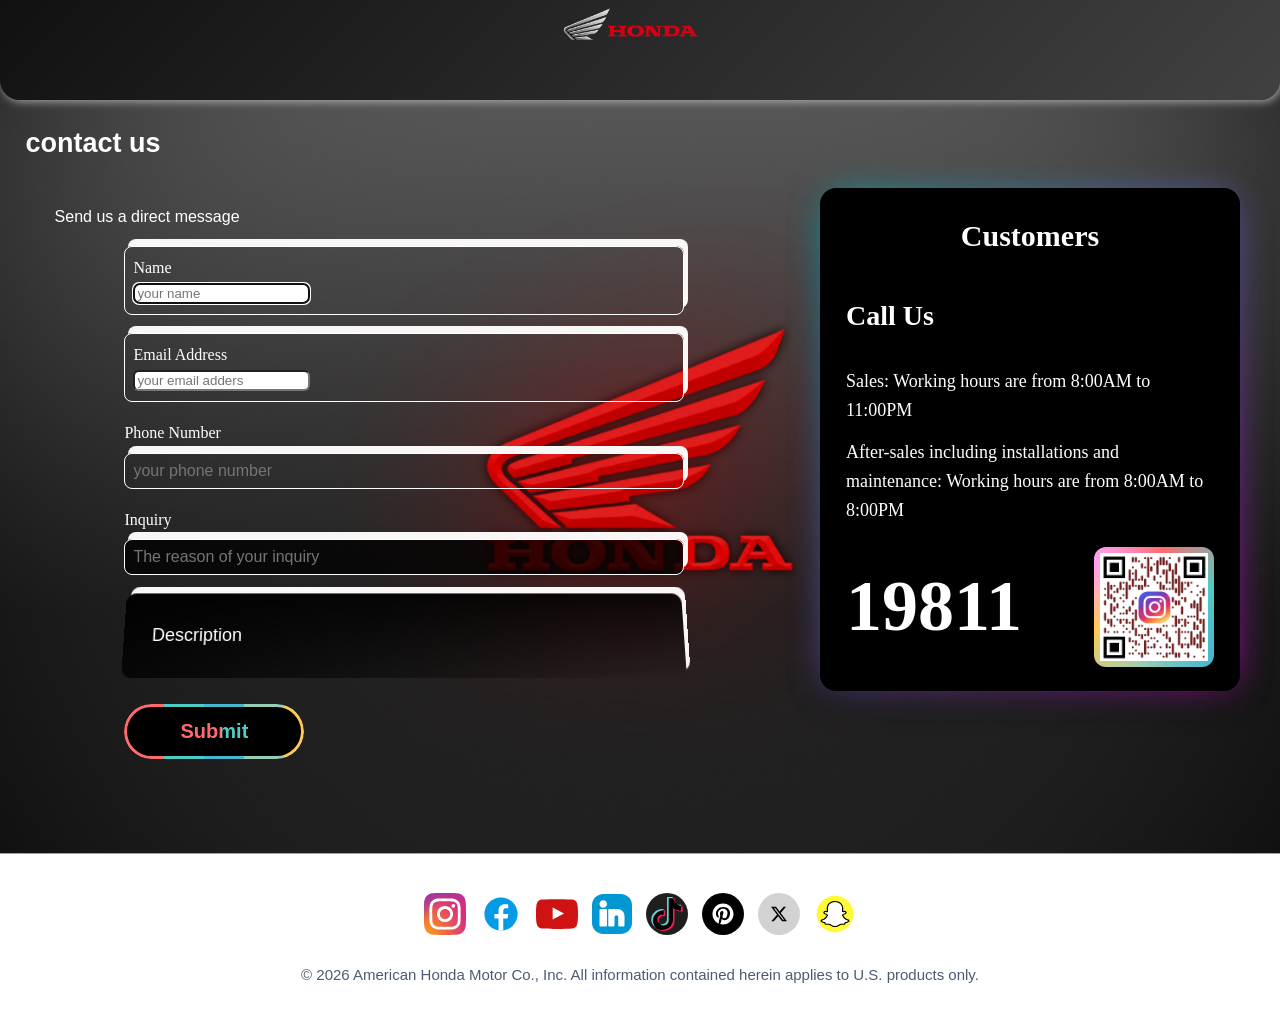
<file: contract.html>
<!DOCTYPE html>
<html lang="en">

<head>
    <meta charset="UTF-8">
    <meta name="viewport" content="width=device-width, initial-scale=1.0">
    <link rel="stylesheet" href="contrat/contract.css">
    <title>Document</title>
</head>

<body>
    <section>
        <div class="-test">
            <img src="contrat/Honda logo on black background.png" alt="honda" class="header-img">
        </div>
    </section>
    <section>
        <div class="tit">
            <h2>contact us</h2>
        </div>
    </section>
    <section class="contact-layout">
        <div class="contact-form-panel">
            <p class="p1">Send us a direct message</p>
            <section class="form-1">
                <form>
                    <div class="text-input">
                        <label for="name">Name</label>
                        <div class="text-input-control">
                            <input id="name" name="name" placeholder="your name" autofocus="autofocus" type="text"
                                required class="Name-b">
                        </div>
                    </div>

                    <div class="text-input-1">
                        <label for="email">Email Address</label>
                        <div class="text-input-control-1">
                            <input id="email" name="email" placeholder="your email adders" required type="email"
                                class="email-b">
                        </div>

                    </div>
                    <div class="form-control">
                        <label class="num-1">Phone Number</label>
                        <input class="input input-alt" placeholder="your phone number" required="" type="text">
                        <span class="input-border input-border-alt"></span>
                    </div>
                    <div class="form-control">
                        <label class="num-2">Inquiry </label>
                        <input class="input input-alt-2" placeholder="The reason of your inquiry" required=""
                            type="text">
                        <span class="input-border input-border-alt-2"></span>

                    </div>
                    <div class="description-field">
                        <input class="input-des" name="text" type="text" placeholder="Description " required="">
                    </div>
                    <div class="booooo">
                        <button class="gradient-button">
                            <span class="gradient-text">Submit</span>
                        </button>
                    </div>
                </form>
            </section>
        </div>

        <div class="contact-card-panel">
            <div class="promo-card">
                <p class="p30">Customers</p>
                <div class="customer-box">
                    <h3 class="promo-card-heading">Call us</h3>
                    <p class="customer-text">Sales: Working hours are from 8:00AM to 11:00PM</p>
                    <p class="customer-text">After-sales including installations and maintenance: Working hours are from
                        8:00AM to 8:00PM</p>
                    <div class="customer-contact-row">
                        <p class="customer-number">19811</p>
                        <div class="cont">
                            <div class="box">
                                <div class="face front">
                                    <img src="contrat/boda (1).png" alt="Instagram QR code" class="customer-ins">
                                </div>
                                <div class="face back">
                                    <img src="contrat/whatsapp-qr.jpeg" alt="WhatsApp QR code" class="customer-qr">
                                </div>
                            </div>
                        </div>
                    </div>
                </div>
            </div>
        </div>
    </section>
    <br>
    <hr>
    <footer class="footer-links">
        <div class="footer-socials">
            <a href="https://www.instagram.com/its_b0da_/" class="social-link-instagram" aria-label="Instagram">

                <?xml version="1.0" encoding="utf-8"?><!-- Uploaded to: SVG Repo, www.svgrepo.com, Generator: SVG Repo Mixer Tools -->
                <svg viewBox="0 0 3364.7 3364.7" xmlns="http://www.w3.org/2000/svg">
                    <defs>
                        <radialGradient id="0" cx="217.76" cy="3290.99" r="4271.92" gradientUnits="userSpaceOnUse">
                            <stop offset=".09" stop-color="#fa8f21" />
                            <stop offset=".78" stop-color="#d82d7e" />
                        </radialGradient>
                        <radialGradient id="1" cx="2330.61" cy="3182.95" r="3759.33" gradientUnits="userSpaceOnUse">
                            <stop offset=".64" stop-color="#8c3aaa" stop-opacity="0" />
                            <stop offset="1" stop-color="#8c3aaa" />
                        </radialGradient>
                    </defs>
                    <path
                        d="M853.2,3352.8c-200.1-9.1-308.8-42.4-381.1-70.6-95.8-37.3-164.1-81.7-236-153.5S119.7,2988.6,82.6,2892.8c-28.2-72.3-61.5-181-70.6-381.1C2,2295.4,0,2230.5,0,1682.5s2.2-612.8,11.9-829.3C21,653.1,54.5,544.6,82.5,472.1,119.8,376.3,164.3,308,236,236c71.8-71.8,140.1-116.4,236-153.5C544.3,54.3,653,21,853.1,11.9,1069.5,2,1134.5,0,1682.3,0c548,0,612.8,2.2,829.3,11.9,200.1,9.1,308.6,42.6,381.1,70.6,95.8,37.1,164.1,81.7,236,153.5s116.2,140.2,153.5,236c28.2,72.3,61.5,181,70.6,381.1,9.9,216.5,11.9,281.3,11.9,829.3,0,547.8-2,612.8-11.9,829.3-9.1,200.1-42.6,308.8-70.6,381.1-37.3,95.8-81.7,164.1-153.5,235.9s-140.2,116.2-236,153.5c-72.3,28.2-181,61.5-381.1,70.6-216.3,9.9-281.3,11.9-829.3,11.9-547.8,0-612.8-1.9-829.1-11.9"
                        fill="url(#0)" />
                    <path
                        d="M853.2,3352.8c-200.1-9.1-308.8-42.4-381.1-70.6-95.8-37.3-164.1-81.7-236-153.5S119.7,2988.6,82.6,2892.8c-28.2-72.3-61.5-181-70.6-381.1C2,2295.4,0,2230.5,0,1682.5s2.2-612.8,11.9-829.3C21,653.1,54.5,544.6,82.5,472.1,119.8,376.3,164.3,308,236,236c71.8-71.8,140.1-116.4,236-153.5C544.3,54.3,653,21,853.1,11.9,1069.5,2,1134.5,0,1682.3,0c548,0,612.8,2.2,829.3,11.9,200.1,9.1,308.6,42.6,381.1,70.6,95.8,37.1,164.1,81.7,236,153.5s116.2,140.2,153.5,236c28.2,72.3,61.5,181,70.6,381.1,9.9,216.5,11.9,281.3,11.9,829.3,0,547.8-2,612.8-11.9,829.3-9.1,200.1-42.6,308.8-70.6,381.1-37.3,95.8-81.7,164.1-153.5,235.9s-140.2,116.2-236,153.5c-72.3,28.2-181,61.5-381.1,70.6-216.3,9.9-281.3,11.9-829.3,11.9-547.8,0-612.8-1.9-829.1-11.9"
                        fill="url(#1)" />
                    <path
                        d="M1269.25,1689.52c0-230.11,186.49-416.7,416.6-416.7s416.7,186.59,416.7,416.7-186.59,416.7-416.7,416.7-416.6-186.59-416.6-416.7m-225.26,0c0,354.5,287.36,641.86,641.86,641.86s641.86-287.36,641.86-641.86-287.36-641.86-641.86-641.86S1044,1335,1044,1689.52m1159.13-667.31a150,150,0,1,0,150.06-149.94h-0.06a150.07,150.07,0,0,0-150,149.94M1180.85,2707c-121.87-5.55-188.11-25.85-232.13-43-58.36-22.72-100-49.78-143.78-93.5s-70.88-85.32-93.5-143.68c-17.16-44-37.46-110.26-43-232.13-6.06-131.76-7.27-171.34-7.27-505.15s1.31-373.28,7.27-505.15c5.55-121.87,26-188,43-232.13,22.72-58.36,49.78-100,93.5-143.78s85.32-70.88,143.78-93.5c44-17.16,110.26-37.46,232.13-43,131.76-6.06,171.34-7.27,505-7.27S2059.13,666,2191,672c121.87,5.55,188,26,232.13,43,58.36,22.62,100,49.78,143.78,93.5s70.78,85.42,93.5,143.78c17.16,44,37.46,110.26,43,232.13,6.06,131.87,7.27,171.34,7.27,505.15s-1.21,373.28-7.27,505.15c-5.55,121.87-25.95,188.11-43,232.13-22.72,58.36-49.78,100-93.5,143.68s-85.42,70.78-143.78,93.5c-44,17.16-110.26,37.46-232.13,43-131.76,6.06-171.34,7.27-505.15,7.27s-373.28-1.21-505-7.27M1170.5,447.09c-133.07,6.06-224,27.16-303.41,58.06-82.19,31.91-151.86,74.72-221.43,144.18S533.39,788.47,501.48,870.76c-30.9,79.46-52,170.34-58.06,303.41-6.16,133.28-7.57,175.89-7.57,515.35s1.41,382.07,7.57,515.35c6.06,133.08,27.16,223.95,58.06,303.41,31.91,82.19,74.62,152,144.18,221.43s139.14,112.18,221.43,144.18c79.56,30.9,170.34,52,303.41,58.06,133.35,6.06,175.89,7.57,515.35,7.57s382.07-1.41,515.35-7.57c133.08-6.06,223.95-27.16,303.41-58.06,82.19-32,151.86-74.72,221.43-144.18s112.18-139.24,144.18-221.43c30.9-79.46,52.1-170.34,58.06-303.41,6.06-133.38,7.47-175.89,7.47-515.35s-1.41-382.07-7.47-515.35c-6.06-133.08-27.16-224-58.06-303.41-32-82.19-74.72-151.86-144.18-221.43S2586.8,537.06,2504.71,505.15c-79.56-30.9-170.44-52.1-303.41-58.06C2068,441,2025.41,439.52,1686,439.52s-382.1,1.41-515.45,7.57"
                        fill="#ffffff" />
                </svg>
            </a>
            <a href="https://www.facebook.com/" class="social-link-facebook" aria-label="Facebook">


                <svg xmlns="http://www.w3.org/2000/svg" viewBox="0 0 48 48">
                    <path fill="#039be5" d="M24 5A19 19 0 1 0 24 43A19 19 0 1 0 24 5Z" />
                    <path fill="#fff"
                        d="M26.572,29.036h4.917l0.772-4.995h-5.69v-2.73c0-2.075,0.678-3.915,2.619-3.915h3.119v-4.359c-0.548-0.074-1.707-0.236-3.897-0.236c-4.573,0-7.254,2.415-7.254,7.917v3.323h-4.701v4.995h4.701v13.729C22.089,42.905,23.032,43,24,43c0.875,0,1.729-0.08,2.572-0.194V29.036z" />
                </svg>
            </a>
            <a href="https://www.youtube.com/@ElzeroWebSchool" class="social-link-youtube" aria-label="YouTube">

                <?xml version="1.0" encoding="UTF-8" standalone="no"?>
                <!-- Uploaded to: SVG Repo, www.svgrepo.com, Generator: SVG Repo Mixer Tools -->
                <svg viewBox="0 -7 48 48" version="1.1" xmlns="http://www.w3.org/2000/svg"
                    xmlns:xlink="http://www.w3.org/1999/xlink">

                    <title>Youtube-color</title>
                    <desc>Created with Sketch.</desc>
                    <defs>

                    </defs>
                    <g id="Icons" stroke="none" stroke-width="1" fill="none" fill-rule="evenodd">
                        <g id="Color-" transform="translate(-200.000000, -368.000000)" fill="#CE1312">
                            <path
                                d="M219.044,391.269916 L219.0425,377.687742 L232.0115,384.502244 L219.044,391.269916 Z M247.52,375.334163 C247.52,375.334163 247.0505,372.003199 245.612,370.536366 C243.7865,368.610299 241.7405,368.601235 240.803,368.489448 C234.086,368 224.0105,368 224.0105,368 L223.9895,368 C223.9895,368 213.914,368 207.197,368.489448 C206.258,368.601235 204.2135,368.610299 202.3865,370.536366 C200.948,372.003199 200.48,375.334163 200.48,375.334163 C200.48,375.334163 200,379.246723 200,383.157773 L200,386.82561 C200,390.73817 200.48,394.64922 200.48,394.64922 C200.48,394.64922 200.948,397.980184 202.3865,399.447016 C204.2135,401.373084 206.612,401.312658 207.68,401.513574 C211.52,401.885191 224,402 224,402 C224,402 234.086,401.984894 240.803,401.495446 C241.7405,401.382148 243.7865,401.373084 245.612,399.447016 C247.0505,397.980184 247.52,394.64922 247.52,394.64922 C247.52,394.64922 248,390.73817 248,386.82561 L248,383.157773 C248,379.246723 247.52,375.334163 247.52,375.334163 L247.52,375.334163 Z"
                                id="Youtube">

                            </path>
                        </g>
                    </g>
                </svg>
            </a>
            <a href="#" class="social-link-linkedin" aria-label="LinkedIn">

                <?xml version="1.0" encoding="utf-8"?>

                <!-- Uploaded to: SVG Repo, www.svgrepo.com, Generator: SVG Repo Mixer Tools -->
                <svg version="1.1" id="Icons" xmlns="http://www.w3.org/2000/svg"
                    xmlns:xlink="http://www.w3.org/1999/xlink" viewBox="0 0 32 32" xml:space="preserve">
                    <style type="text/css">
                        .st0 {
                            fill: #ffffff;
                        }

                        .st1 {
                            fill: #3A559F;
                        }

                        .st2 {
                            fill: #ffffff;
                        }

                        .st3 {
                            fill: #FF0084;
                        }

                        .st4 {
                            fill: #0063DB;
                        }

                        .st5 {
                            fill: #00ACED;
                        }

                        .st6 {
                            fill: #FFEC06;
                        }

                        .st7 {
                            fill: #FF0000;
                        }

                        .st8 {
                            fill: #25D366;
                        }

                        .st9 {
                            fill: #0088FF;
                        }

                        .st10 {
                            fill: #314358;
                        }

                        .st11 {
                            fill: #EE6996;
                        }

                        .st12 {
                            fill: #01AEF3;
                        }

                        .st13 {
                            fill: #ffffff;
                        }

                        .st14 {
                            fill: #F06A35;
                        }

                        .st15 {
                            fill: #00ADEF;
                        }

                        .st16 {
                            fill: #1769FF;
                        }

                        .st17 {
                            fill: #1AB7EA;
                        }

                        .st18 {
                            fill: #6001D1;
                        }

                        .st19 {
                            fill: #E41214;
                        }

                        .st20 {
                            fill: #05CE78;
                        }

                        .st21 {
                            fill: #7B519C;
                        }

                        .st22 {
                            fill: #FF4500;
                        }

                        .st23 {
                            fill: #00F076;
                        }

                        .st24 {
                            fill: #FFC900;
                        }

                        .st25 {
                            fill: #00D6FF;
                        }

                        .st26 {
                            fill: #FF3A44;
                        }

                        .st27 {
                            fill: #FF6A36;
                        }

                        .st28 {
                            fill: #0061FE;
                        }

                        .st29 {
                            fill: #F7981C;
                        }

                        .st30 {
                            fill: #EE1B22;
                        }

                        .st31 {
                            fill: #EF3561;
                        }

                        .st32 {
                            fill: none;
                            stroke: #FFFFFF;
                            stroke-width: 2;
                            stroke-miterlimit: 10;
                        }

                        .st33 {
                            fill: #0097D3;
                        }

                        .st34 {
                            fill: #01308A;
                        }

                        .st35 {
                            fill: #019CDE;
                        }

                        .st36 {
                            fill: #FFD049;
                        }

                        .st37 {
                            fill: #16A05D;
                        }

                        .st38 {
                            fill: #4486F4;
                        }

                        .st39 {
                            fill: none;
                        }

                        .st40 {
                            fill: #34A853;
                        }

                        .st41 {
                            fill: #4285F4;
                        }

                        .st42 {
                            fill: #FBBC05;
                        }

                        .st43 {
                            fill: #EA4335;
                        }
                    </style>
                    <path class="st33" d="M23,0H9C4,0,0,4,0,9v14c0,5,4,9,9,9h14c5,0,9-4,9-9V9C32,4,28,0,23,0z" />
                    <path class="st0" d="M12,25c0,0.6-0.4,1-1,1H7c-0.6,0-1-0.4-1-1V13c0-0.6,0.4-1,1-1h4c0.6,0,1,0.4,1,1V25z M9,11c-1.7,0-3-1.3-3-3
	s1.3-3,3-3s3,1.3,3,3S10.7,11,9,11z M26,25c0,0.6-0.4,1-1,1h-3c-0.6,0-1-0.4-1-1v-3.5v-1v-2c0-0.8-0.7-1.5-1.5-1.5S18,17.7,18,18.5
	v2v1V25c0,0.6-0.4,1-1,1h-3c-0.6,0-1-0.4-1-1V13c0-0.6,0.4-1,1-1h4c0.3,0,0.5,0.1,0.7,0.3c0.6-0.2,1.2-0.3,1.8-0.3
	c3,0,5.5,2.5,5.5,5.5V25z" />
                </svg>
            </a>
            <a href="https://www.tiktok.com/@b_elhady?lang=en" class="social-link-tiktok" aria-label="TikTok">

                <?xml version="1.0" encoding="utf-8"?><!-- Uploaded to: SVG Repo, www.svgrepo.com, Generator: SVG Repo Mixer Tools -->
                <svg viewBox="0 0 32 32" fill="none" xmlns="http://www.w3.org/2000/svg">
                    <path
                        d="M8.45095 19.7926C8.60723 18.4987 9.1379 17.7743 10.1379 17.0317C11.5688 16.0259 13.3561 16.5948 13.3561 16.5948V13.2197C13.7907 13.2085 14.2254 13.2343 14.6551 13.2966V17.6401C14.6551 17.6401 12.8683 17.0712 11.4375 18.0775C10.438 18.8196 9.90623 19.5446 9.7505 20.8385C9.74562 21.5411 9.87747 22.4595 10.4847 23.2536C10.3345 23.1766 10.1815 23.0889 10.0256 22.9905C8.68807 22.0923 8.44444 20.7449 8.45095 19.7926ZM22.0352 6.97898C21.0509 5.90039 20.6786 4.81139 20.5441 4.04639H21.7823C21.7823 4.04639 21.5354 6.05224 23.3347 8.02482L23.3597 8.05134C22.8747 7.7463 22.43 7.38624 22.0352 6.97898ZM28 10.0369V14.293C28 14.293 26.42 14.2312 25.2507 13.9337C23.6179 13.5176 22.5685 12.8795 22.5685 12.8795C22.5685 12.8795 21.8436 12.4245 21.785 12.3928V21.1817C21.785 21.6711 21.651 22.8932 21.2424 23.9125C20.709 25.246 19.8859 26.1212 19.7345 26.3001C19.7345 26.3001 18.7334 27.4832 16.9672 28.28C15.3752 28.9987 13.9774 28.9805 13.5596 28.9987C13.5596 28.9987 11.1434 29.0944 8.96915 27.6814C8.49898 27.3699 8.06011 27.0172 7.6582 26.6277L7.66906 26.6355C9.84383 28.0485 12.2595 27.9528 12.2595 27.9528C12.6779 27.9346 14.0756 27.9528 15.6671 27.2341C17.4317 26.4374 18.4344 25.2543 18.4344 25.2543C18.5842 25.0754 19.4111 24.2001 19.9423 22.8662C20.3498 21.8474 20.4849 20.6247 20.4849 20.1354V11.3475C20.5435 11.3797 21.2679 11.8347 21.2679 11.8347C21.2679 11.8347 22.3179 12.4734 23.9506 12.8889C25.1204 13.1864 26.7 13.2483 26.7 13.2483V9.91314C27.2404 10.0343 27.7011 10.0671 28 10.0369Z"
                        fill="#EE1D52" />
                    <path
                        d="M26.7009 9.91314V13.2472C26.7009 13.2472 25.1213 13.1853 23.9515 12.8879C22.3188 12.4718 21.2688 11.8337 21.2688 11.8337C21.2688 11.8337 20.5444 11.3787 20.4858 11.3464V20.1364C20.4858 20.6258 20.3518 21.8484 19.9432 22.8672C19.4098 24.2012 18.5867 25.0764 18.4353 25.2553C18.4353 25.2553 17.4337 26.4384 15.668 27.2352C14.0765 27.9539 12.6788 27.9357 12.2604 27.9539C12.2604 27.9539 9.84473 28.0496 7.66995 26.6366L7.6591 26.6288C7.42949 26.4064 7.21336 26.1717 7.01177 25.9257C6.31777 25.0795 5.89237 24.0789 5.78547 23.7934C5.78529 23.7922 5.78529 23.791 5.78547 23.7898C5.61347 23.2937 5.25209 22.1022 5.30147 20.9482C5.38883 18.9122 6.10507 17.6625 6.29444 17.3494C6.79597 16.4957 7.44828 15.7318 8.22233 15.0919C8.90538 14.5396 9.6796 14.1002 10.5132 13.7917C11.4144 13.4295 12.3794 13.2353 13.3565 13.2197V16.5948C13.3565 16.5948 11.5691 16.028 10.1388 17.0317C9.13879 17.7743 8.60812 18.4987 8.45185 19.7926C8.44534 20.7449 8.68897 22.0923 10.0254 22.991C10.1813 23.0898 10.3343 23.1775 10.4845 23.2541C10.7179 23.5576 11.0021 23.8221 11.3255 24.0368C12.631 24.8632 13.7249 24.9209 15.1238 24.3842C16.0565 24.0254 16.7586 23.2167 17.0842 22.3206C17.2888 21.7611 17.2861 21.1978 17.2861 20.6154V4.04639H20.5417C20.6763 4.81139 21.0485 5.90039 22.0328 6.97898C22.4276 7.38624 22.8724 7.7463 23.3573 8.05134C23.5006 8.19955 24.2331 8.93231 25.1734 9.38216C25.6596 9.61469 26.1722 9.79285 26.7009 9.91314Z"
                        fill="#000000" />
                    <path d="M4.48926 22.7568V22.7594L4.57004 22.9784C4.56076 22.9529 4.53074 22.8754 4.48926 22.7568Z"
                        fill="#69C9D0" />
                    <path
                        d="M10.5128 13.7916C9.67919 14.1002 8.90498 14.5396 8.22192 15.0918C7.44763 15.7332 6.79548 16.4987 6.29458 17.354C6.10521 17.6661 5.38897 18.9168 5.30161 20.9528C5.25223 22.1068 5.61361 23.2983 5.78561 23.7944C5.78543 23.7956 5.78543 23.7968 5.78561 23.798C5.89413 24.081 6.31791 25.0815 7.01191 25.9303C7.2135 26.1763 7.42963 26.4111 7.65924 26.6334C6.92357 26.1457 6.26746 25.5562 5.71236 24.8839C5.02433 24.0451 4.60001 23.0549 4.48932 22.7626C4.48919 22.7605 4.48919 22.7584 4.48932 22.7564V22.7527C4.31677 22.2571 3.95431 21.0651 4.00477 19.9096C4.09213 17.8736 4.80838 16.6239 4.99775 16.3108C5.4985 15.4553 6.15067 14.6898 6.92509 14.0486C7.608 13.4961 8.38225 13.0567 9.21598 12.7484C9.73602 12.5416 10.2778 12.3891 10.8319 12.2934C11.6669 12.1537 12.5198 12.1415 13.3588 12.2575V13.2196C12.3808 13.2349 11.4148 13.4291 10.5128 13.7916Z"
                        fill="#69C9D0" />
                    <path
                        d="M20.5438 4.04635H17.2881V20.6159C17.2881 21.1983 17.2881 21.76 17.0863 22.3211C16.7575 23.2167 16.058 24.0253 15.1258 24.3842C13.7265 24.923 12.6326 24.8632 11.3276 24.0368C11.0036 23.823 10.7187 23.5594 10.4844 23.2567C11.5962 23.8251 12.5913 23.8152 13.8241 23.341C14.7558 22.9821 15.4563 22.1734 15.784 21.2774C15.9891 20.7178 15.9864 20.1546 15.9864 19.5726V3H20.4819C20.4819 3 20.4315 3.41188 20.5438 4.04635ZM26.7002 8.99104V9.9131C26.1725 9.79263 25.6609 9.61447 25.1755 9.38213C24.2352 8.93228 23.5026 8.19952 23.3594 8.0513C23.5256 8.1559 23.6981 8.25106 23.8759 8.33629C25.0192 8.88339 26.1451 9.04669 26.7002 8.99104Z"
                        fill="#69C9D0" />
                </svg>

                <a href="https://www.pinterest.com/abdelrhmanelhady311/_profile/" class="social-link-pinterest"
                    aria-label="Pinterest">

                    <?xml version="1.0" encoding="utf-8"?>

                    <!-- Uploaded to: SVG Repo, www.svgrepo.com, Generator: SVG Repo Mixer Tools -->
                    <svg fill="#000000" version="1.1" id="Layer_1" xmlns="http://www.w3.org/2000/svg"
                        xmlns:xlink="http://www.w3.org/1999/xlink" viewBox="-143 145 512 512" xml:space="preserve">
                        <path
                            d="M-143,145v512h512V145H-143z M113,528.3c-12.6,0-24.8-1.9-36.3-5.3c4.9-7.7,10.2-17.6,12.9-27.4c1.6-5.7,9-35.2,9-35.2
	c4.4,8.5,17.4,15.9,31.3,15.9c41.2,0,69.1-37.5,69.1-87.7c0-38-32.2-73.3-81-73.3c-60.8,0-91.5,43.6-91.5,80
	c0,22,8.3,41.6,26.2,48.9c2.9,1.2,5.5,0,6.4-3.2c0.6-2.2,2-7.9,2.6-10.3c0.9-3.2,0.5-4.3-1.8-7.1c-5.1-6.1-8.4-13.9-8.4-25.1
	c0-32.3,24.2-61.3,63-61.3c34.4,0,53.3,21,53.3,49c0,36.9-16.3,68-40.6,68c-13.4,0-23.4-11.1-20.2-24.6
	c3.8-16.2,11.3-33.7,11.3-45.4c0-10.5-5.6-19.2-17.3-19.2c-13.7,0-24.7,14.2-24.7,33.1c0,12.1,4.1,20.2,4.1,20.2s-14,59.4-16.5,69.7
	c-2.3,9.7-2.6,20.5-2.2,29.4C16.5,497.8-15,452.7-15,400.3c0-70.7,57.3-128,128-128s128,57.3,128,128S183.7,528.3,113,528.3z" />
                    </svg>
                </a>
                <a href="https://x.com/Abdelrhman61893" class="social-link-twitter" aria-label="X">

                    <svg xmlns="http://www.w3.org/2000/svg" fill="#000000" class="bi bi-twitter-x" viewBox="0 0 16 16"
                        id="Twitter-X--Streamline-Bootstrap" height="16" width="16">
                        <desc>
                            Twitter X Streamline Icon: https://streamlinehq.com
                        </desc>
                        <path
                            d="M12.6 0.75h2.454l-5.36 6.142L16 15.25h-4.937l-3.867 -5.07 -4.425 5.07H0.316l5.733 -6.57L0 0.75h5.063l3.495 4.633L12.601 0.75Zm-0.86 13.028h1.36L4.323 2.145H2.865z"
                            stroke-width="1"></path>
                    </svg>
                </a>
                <a href="https://accounts.snapchat.com/v2/welcome" class="social-link-snapchat" aria-label="Snapchat">

                    <?xml version="1.0" encoding="utf-8"?><!-- Uploaded to: SVG Repo, www.svgrepo.com, Generator: SVG Repo Mixer Tools -->
                    <svg viewBox="0 0 32 32" fill="none" xmlns="http://www.w3.org/2000/svg">
                        <circle cx="16" cy="16" r="14" fill="#FFFA37" />
                        <path fill-rule="evenodd" clip-rule="evenodd"
                            d="M21.0255 8.18551C20.0601 6.96879 18.4673 6 16.0118 6C13.9091 6.02071 9.70378 7.18445 9.70378 11.6738C9.70378 12.3294 9.75568 13.2075 9.80103 13.8541C9.74758 13.8386 9.68188 13.8095 9.57775 13.7596L9.56328 13.7527C9.37915 13.6643 9.09918 13.5298 8.7098 13.5298C8.31645 13.5298 7.93611 13.6839 7.65375 13.9124C7.37309 14.1394 7.13333 14.4885 7.13333 14.9105C7.13333 15.4384 7.43041 15.7888 7.77778 16.0135C8.08632 16.2131 8.47538 16.3406 8.78337 16.4415L8.81382 16.4514C9.14349 16.5596 9.3851 16.642 9.55169 16.7458C9.68136 16.8267 9.70104 16.8778 9.70348 16.9264C9.70179 16.9333 9.69782 16.9482 9.68919 16.9724C9.67141 17.0224 9.64184 17.0899 9.59862 17.1743C9.5124 17.3427 9.38667 17.5498 9.23711 17.7706C8.93539 18.2161 8.56717 18.673 8.29212 18.9376C8.02082 19.1986 7.57562 19.5229 7.11016 19.7811C6.87933 19.9091 6.6536 20.0152 6.45167 20.0881C6.24322 20.1633 6.09047 20.192 5.99608 20.192C5.92136 20.192 5.85669 20.2073 5.82847 20.2144C5.7888 20.2243 5.74774 20.2374 5.70713 20.2527C5.62657 20.2829 5.53056 20.3283 5.43546 20.3923C5.25377 20.5146 5 20.7612 5 21.1502C5 21.3532 5.04766 21.5251 5.13005 21.6742C5.20217 21.8047 5.29487 21.9038 5.34823 21.9608L5.35615 21.9692L5.37091 21.9851C5.66435 22.3008 6.15008 22.5205 6.62162 22.6712C7.02679 22.8007 7.4798 22.8972 7.92122 22.9551C7.92745 22.9836 7.93397 23.0142 7.9411 23.0478L7.9434 23.0587C7.97119 23.1897 8.008 23.3633 8.06221 23.5234C8.11336 23.6744 8.20599 23.8977 8.39564 24.0568C8.63717 24.2593 8.95308 24.2798 9.1592 24.279C9.38047 24.2781 9.63881 24.2469 9.88394 24.2174L9.90481 24.2149C10.2497 24.1733 10.6106 24.1304 10.9843 24.1304C11.6663 24.1304 12.1035 24.4153 12.7894 24.8837L12.794 24.8869C13.0316 25.0492 13.2976 25.2308 13.6 25.4095C14.6122 26.0076 15.4346 26.0025 15.9007 25.9995C15.9315 25.9993 15.9606 25.9992 15.9882 25.9992C16.0158 25.9992 16.0452 25.9993 16.0761 25.9995C16.543 26.0025 17.3873 26.0079 18.4 25.4095C18.7024 25.2308 18.9684 25.0492 19.2059 24.8869L19.2106 24.8837C19.8965 24.4153 20.3337 24.1304 21.0157 24.1304C21.3894 24.1304 21.7503 24.1733 22.0952 24.2149L22.1161 24.2174C22.3612 24.2469 22.6195 24.2781 22.8408 24.279C23.0469 24.2798 23.3628 24.2593 23.6044 24.0568C23.794 23.8977 23.8866 23.6744 23.9378 23.5234C23.992 23.3634 24.0288 23.1898 24.0566 23.0587L24.0589 23.0478C24.066 23.0142 24.0725 22.9836 24.0788 22.9551C24.5202 22.8972 24.9732 22.8007 25.3784 22.6712C25.8499 22.5205 26.3357 22.3007 26.6291 21.985L26.6439 21.9692L26.6517 21.9608C26.7051 21.9038 26.7978 21.8047 26.8699 21.6742C26.9523 21.5251 27 21.3532 27 21.1502C27 20.7612 26.7462 20.5146 26.5645 20.3923C26.4694 20.3283 26.3734 20.2829 26.2929 20.2527C26.2523 20.2374 26.2112 20.2243 26.1715 20.2144C26.1433 20.2073 26.0786 20.192 26.0039 20.192C25.9095 20.192 25.7568 20.1633 25.5483 20.0881C25.3464 20.0152 25.1207 19.9091 24.8898 19.7811C24.4244 19.5229 23.9792 19.1986 23.7079 18.9376C23.4328 18.673 23.0646 18.2161 22.7629 17.7706C22.6133 17.5498 22.4876 17.3427 22.4014 17.1743C22.3582 17.0899 22.3286 17.0224 22.3108 16.9724C22.3022 16.9482 22.2982 16.9333 22.2965 16.9264C22.299 16.8778 22.3186 16.8267 22.4483 16.7458C22.6149 16.642 22.8565 16.5596 23.1862 16.4514L23.2166 16.4415C23.5246 16.3406 23.9137 16.2131 24.2222 16.0135C24.5696 15.7888 24.8667 15.4384 24.8667 14.9105C24.8667 14.4885 24.6269 14.1394 24.3462 13.9124C24.0639 13.6839 23.6835 13.5298 23.2902 13.5298C22.9008 13.5298 22.6209 13.6643 22.4367 13.7527L22.4223 13.7596C22.3181 13.8095 22.2524 13.8386 22.199 13.8541C22.2443 13.2075 22.2962 12.3294 22.2962 11.6738C22.2962 10.7837 21.9726 9.37904 21.0255 8.18551ZM11.7832 8.77274C10.9822 9.77549 10.7077 10.9662 10.7077 11.6738C10.7077 12.3299 10.7633 13.2413 10.8102 13.8949C10.8258 14.1119 10.7813 14.365 10.5917 14.5658C10.3998 14.7691 10.1388 14.8351 9.90561 14.8351C9.56889 14.8351 9.3128 14.7119 9.14898 14.6331L9.12996 14.624C8.94718 14.5363 8.85108 14.4956 8.7098 14.4956C8.58128 14.4956 8.42437 14.5508 8.29994 14.6515C8.17382 14.7535 8.13725 14.8534 8.13725 14.9105C8.13725 15.0269 8.18018 15.1101 8.33794 15.2121C8.52427 15.3326 8.78976 15.4232 9.13779 15.5374L9.16809 15.5473C9.45712 15.642 9.81511 15.7593 10.0976 15.9354C10.4147 16.133 10.7077 16.4507 10.7077 16.9401C10.7077 17.0684 10.6722 17.1919 10.6389 17.2854C10.6028 17.3869 10.554 17.4941 10.4992 17.601C10.3896 17.8152 10.2413 18.0571 10.0783 18.2978C9.75483 18.7754 9.3437 19.2918 9.002 19.6205C8.65655 19.9528 8.13703 20.3263 7.61159 20.6178C7.34696 20.7645 7.07068 20.8961 6.80428 20.9923C6.56581 21.0783 6.3088 21.1457 6.06224 21.1563C6.0561 21.1589 6.04931 21.162 6.0422 21.1655C6.03083 21.1713 6.0202 21.1774 6.01092 21.1837L6.00618 21.187C6.00711 21.1936 6.00817 21.1985 6.00906 21.202C6.01103 21.2097 6.01337 21.2152 6.01652 21.2209C6.02619 21.2384 6.04143 21.2579 6.1031 21.324L6.11928 21.3413C6.23038 21.4609 6.50416 21.616 6.93815 21.7547C7.35148 21.8868 7.84023 21.9822 8.30201 22.026C8.53305 22.0479 8.66621 22.1923 8.72257 22.2701C8.78059 22.3501 8.81377 22.4347 8.83316 22.4908C8.87067 22.5994 8.899 22.7332 8.92135 22.8387L8.92474 22.8547C8.95525 22.9985 8.98194 23.1215 9.01675 23.2242C9.02905 23.2606 9.0404 23.2882 9.05017 23.3085C9.0722 23.3111 9.10599 23.3135 9.15493 23.3133C9.36726 23.3124 9.57984 23.2808 9.79022 23.2554C10.1268 23.2148 10.5433 23.1646 10.9843 23.1646C12.0071 23.1646 12.682 23.6258 13.334 24.0713L13.3706 24.0963C13.6118 24.261 13.8536 24.4259 14.1255 24.5866C14.8917 25.0394 15.4747 25.0361 15.9007 25.0337C15.9306 25.0336 15.9598 25.0334 15.9882 25.0334C16.0164 25.0334 16.0454 25.0336 16.0753 25.0337C16.5059 25.036 17.1085 25.0393 17.8745 24.5866C18.1464 24.4259 18.3882 24.261 18.6294 24.0963L18.666 24.0713C19.318 23.6258 19.9929 23.1646 21.0157 23.1646C21.4567 23.1646 21.8732 23.2148 22.2098 23.2554L22.2199 23.2566C22.4921 23.2894 22.6913 23.3126 22.8451 23.3133C22.894 23.3135 22.9278 23.3111 22.9498 23.3085C22.9596 23.2882 22.9709 23.2606 22.9833 23.2242C23.0181 23.1215 23.0447 22.9985 23.0753 22.8547L23.0787 22.8387C23.101 22.7331 23.1293 22.5994 23.1668 22.4908C23.1862 22.4347 23.2194 22.3501 23.2774 22.2701C23.3338 22.1923 23.467 22.0479 23.698 22.026C24.1598 21.9822 24.6485 21.8868 25.0618 21.7547C25.4958 21.616 25.7696 21.4609 25.8807 21.3414L25.8969 21.324C25.9585 21.2579 25.9738 21.2384 25.9835 21.2209C25.9866 21.2152 25.989 21.2097 25.9909 21.202C25.9918 21.1985 25.9929 21.1936 25.9938 21.187L25.9891 21.1837C25.9798 21.1774 25.9692 21.1713 25.9578 21.1655C25.9507 21.1619 25.9439 21.1589 25.9378 21.1563C25.6912 21.1457 25.4342 21.0783 25.1957 20.9923C24.9293 20.8961 24.653 20.7645 24.3884 20.6178C23.863 20.3263 23.3435 19.9528 22.998 19.6205C22.6563 19.2918 22.2452 18.7754 21.9217 18.2978C21.7587 18.0571 21.6104 17.8152 21.5008 17.601C21.446 17.4941 21.3972 17.3869 21.3611 17.2854C21.3278 17.1919 21.2923 17.0684 21.2923 16.9401C21.2923 16.4507 21.5853 16.133 21.9024 15.9354C22.1849 15.7593 22.5429 15.642 22.8319 15.5473L22.8622 15.5374C23.2102 15.4232 23.4757 15.3326 23.6621 15.2121C23.8198 15.1101 23.8627 15.0269 23.8627 14.9105C23.8627 14.8534 23.8262 14.7535 23.7001 14.6515C23.5756 14.5508 23.4187 14.4956 23.2902 14.4956C23.1489 14.4956 23.0528 14.5363 22.87 14.624L22.851 14.6331C22.6872 14.7119 22.4311 14.8351 22.0944 14.8351C21.8612 14.8351 21.6002 14.7691 21.4083 14.5658C21.2187 14.365 21.1742 14.1119 21.1898 13.8949C21.2367 13.2413 21.2923 12.3299 21.2923 11.6738C21.2923 10.9643 21.0227 9.77352 20.2275 8.77149C19.4508 7.79264 18.1523 6.96575 16.0118 6.96575C13.871 6.96575 12.566 7.79288 11.7832 8.77274Z"
                            fill="#000000" />
                        <path fill-rule="evenodd" clip-rule="evenodd"
                            d="M11.7829 8.77281C10.9818 9.77556 10.7074 10.9662 10.7074 11.6738C10.7074 12.3299 10.763 13.2414 10.8099 13.895C10.8254 14.112 10.7809 14.365 10.5914 14.5659C10.3995 14.7692 10.1385 14.8352 9.90529 14.8352C9.56858 14.8352 9.31249 14.712 9.14866 14.6332L9.12964 14.624C8.94686 14.5364 8.85077 14.4956 8.70949 14.4956C8.58097 14.4956 8.42405 14.5509 8.29963 14.6515C8.1735 14.7536 8.13694 14.8535 8.13694 14.9106C8.13694 15.027 8.17987 15.1101 8.33763 15.2122C8.52395 15.3327 8.78944 15.4233 9.13748 15.5374L9.16778 15.5474C9.4568 15.6421 9.81479 15.7593 10.0973 15.9354C10.4144 16.1331 10.7074 16.4508 10.7074 16.9402C10.7074 17.0685 10.6719 17.192 10.6386 17.2855C10.6025 17.387 10.5536 17.4942 10.4989 17.6011C10.3893 17.8153 10.241 18.0572 10.0779 18.2979C9.75451 18.7754 9.34339 19.2918 9.00168 19.6206C8.65623 19.9529 8.13672 20.3264 7.61127 20.6178C7.34664 20.7646 7.07037 20.8962 6.80396 20.9923C6.56549 21.0784 6.30848 21.1458 6.06192 21.1563C6.05578 21.1589 6.04899 21.162 6.04188 21.1656C6.03051 21.1713 6.01988 21.1775 6.01061 21.1837L6.00586 21.187C6.00679 21.1937 6.00785 21.1986 6.00874 21.2021C6.01071 21.2098 6.01305 21.2153 6.01621 21.221C6.02587 21.2385 6.04112 21.258 6.10279 21.3241L6.11897 21.3414C6.23006 21.4609 6.50385 21.616 6.93783 21.7548C7.35116 21.8869 7.83992 21.9823 8.30169 22.0261C8.53273 22.048 8.6659 22.1924 8.72226 22.2701C8.78027 22.3502 8.81345 22.4348 8.83284 22.4909C8.87035 22.5995 8.89868 22.7332 8.92103 22.8387L8.92443 22.8548C8.95494 22.9986 8.98162 23.1215 9.01643 23.2243C9.02873 23.2606 9.04009 23.2883 9.04986 23.3086C9.07189 23.3111 9.10567 23.3135 9.15461 23.3133C9.36694 23.3125 9.57952 23.2808 9.7899 23.2555C10.1265 23.2149 10.543 23.1647 10.984 23.1647C12.0068 23.1647 12.6817 23.6259 13.3336 24.0713L13.3702 24.0963C13.6115 24.2611 13.8533 24.426 14.1252 24.5867C14.8914 25.0395 15.4744 25.0362 15.9003 25.0338C15.9303 25.0336 15.9595 25.0335 15.9879 25.0335C16.0161 25.0335 16.0451 25.0336 16.075 25.0338C16.5056 25.0361 17.1081 25.0394 17.8742 24.5867C18.1461 24.426 18.3879 24.2611 18.6291 24.0963L18.6657 24.0713C19.3177 23.6259 19.9926 23.1647 21.0154 23.1647C21.4564 23.1647 21.8729 23.2149 22.2095 23.2555L22.2196 23.2567C22.4918 23.2895 22.691 23.3127 22.8448 23.3133C22.8937 23.3135 22.9275 23.3111 22.9495 23.3086C22.9593 23.2883 22.9706 23.2606 22.9829 23.2243C23.0177 23.1215 23.0444 22.9986 23.0749 22.8548L23.0783 22.8387C23.1007 22.7332 23.129 22.5995 23.1665 22.4909C23.1859 22.4347 23.2191 22.3502 23.2771 22.2701C23.3335 22.1923 23.4666 22.048 23.6977 22.0261C24.1595 21.9823 24.6482 21.8869 25.0615 21.7548C25.4955 21.616 25.7693 21.461 25.8804 21.3414L25.8966 21.3241C25.9582 21.258 25.9735 21.2385 25.9832 21.221C25.9863 21.2153 25.9887 21.2098 25.9906 21.2021C25.9915 21.1986 25.9926 21.1937 25.9935 21.187L25.9888 21.1837C25.9795 21.1775 25.9689 21.1713 25.9575 21.1656C25.9504 21.162 25.9436 21.1589 25.9374 21.1563C25.6909 21.1458 25.4339 21.0784 25.1954 20.9923C24.929 20.8962 24.6527 20.7646 24.3881 20.6178C23.8626 20.3264 23.3431 19.9529 22.9977 19.6206C22.656 19.2918 22.2449 18.7754 21.9214 18.2979C21.7584 18.0572 21.6101 17.8153 21.5004 17.6011C21.4457 17.4942 21.3969 17.387 21.3607 17.2855C21.3275 17.192 21.292 17.0685 21.292 16.9402C21.292 16.4508 21.585 16.1331 21.9021 15.9354C22.1846 15.7593 22.5426 15.6421 22.8316 15.5474L22.8619 15.5374C23.2099 15.4233 23.4754 15.3327 23.6617 15.2122C23.8195 15.1101 23.8624 15.027 23.8624 14.9106C23.8624 14.8535 23.8259 14.7536 23.6997 14.6515C23.5753 14.5509 23.4184 14.4956 23.2899 14.4956C23.1486 14.4956 23.0525 14.5364 22.8697 14.624L22.8507 14.6332C22.6869 14.712 22.4308 14.8352 22.0941 14.8352C21.8609 14.8352 21.5999 14.7692 21.408 14.5659C21.2184 14.365 21.1739 14.112 21.1895 13.895C21.2364 13.2414 21.292 12.3299 21.292 11.6738C21.292 10.9644 21.0224 9.7736 20.2272 8.77157C19.4505 7.79271 18.152 6.96582 16.0114 6.96582C13.8706 6.96582 12.5657 7.79296 11.7829 8.77281Z"
                            fill="white" />
                    </svg>
                </a>
        </div>
        <p class="footer-copy">&copy; 2026 American Honda Motor Co., Inc. All information contained herein applies to
            U.S. products only.</p>
    </footer>

</body>


</html>
</file>
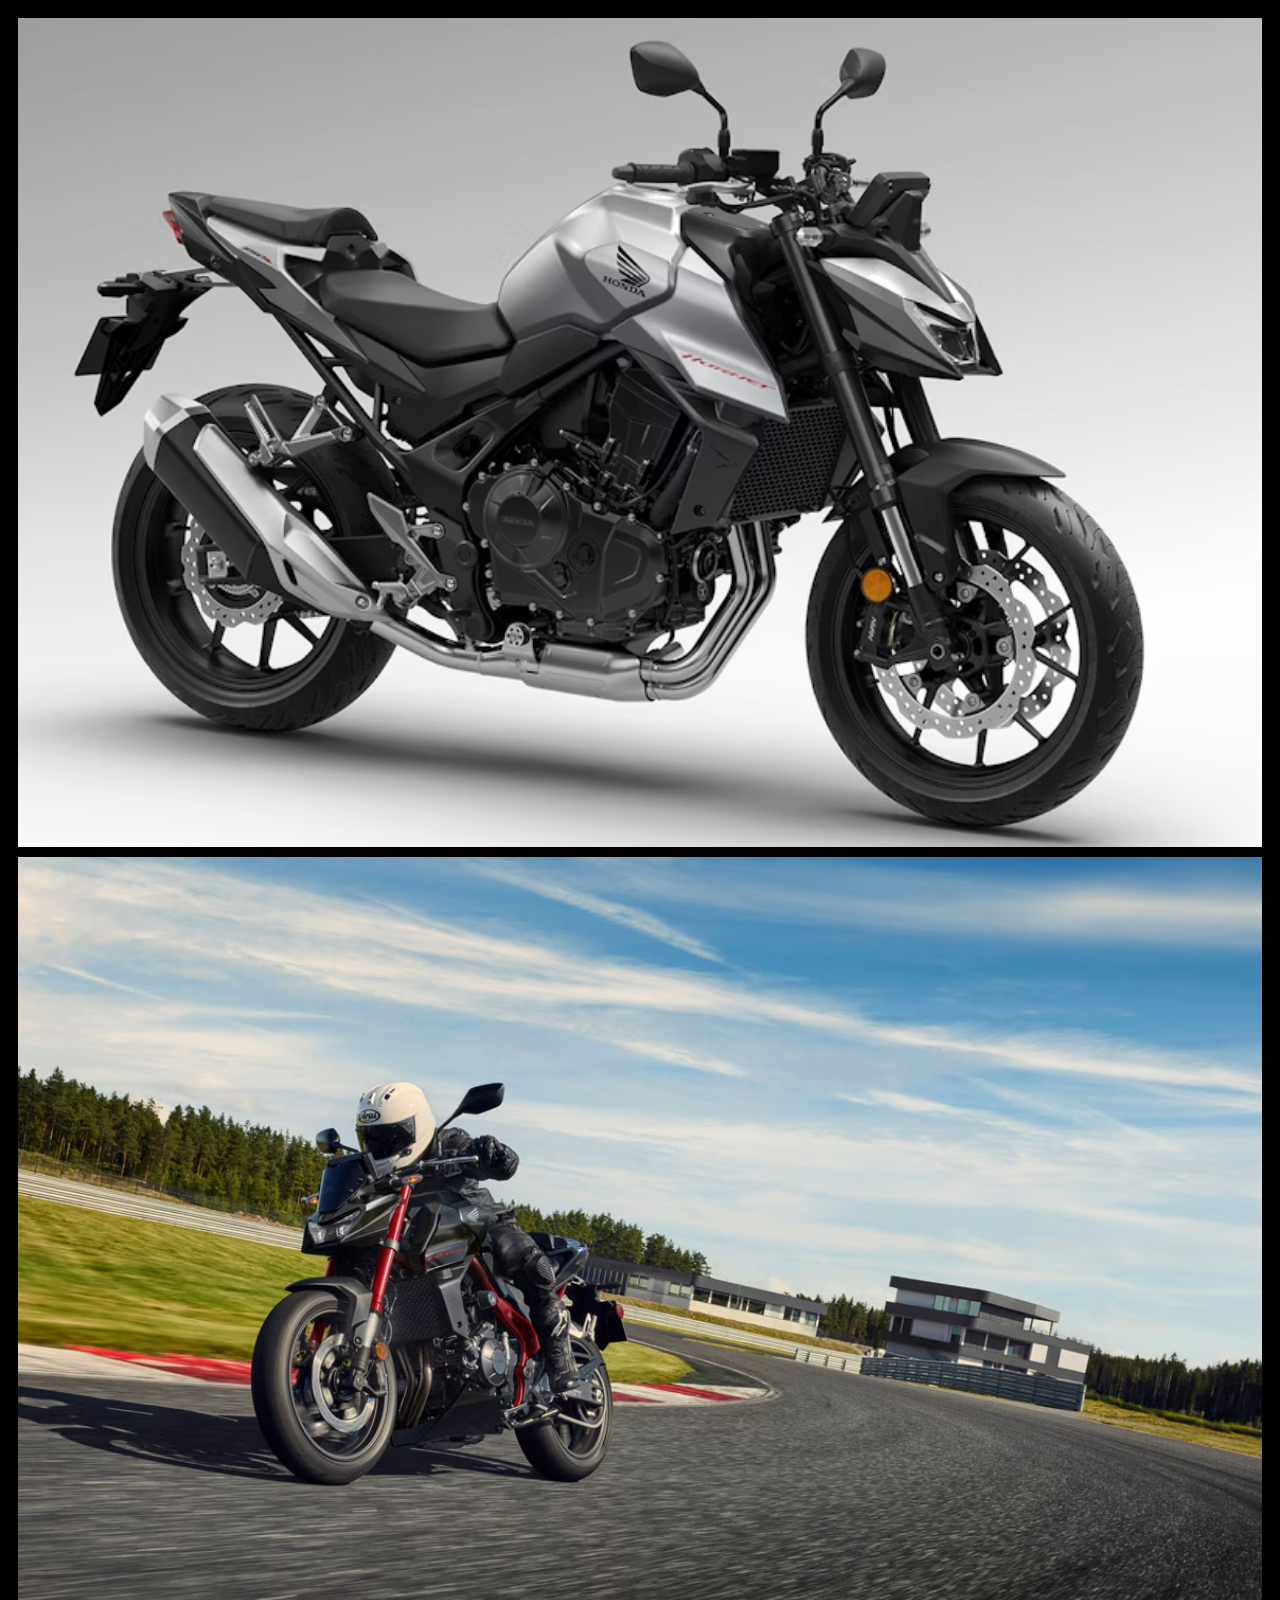
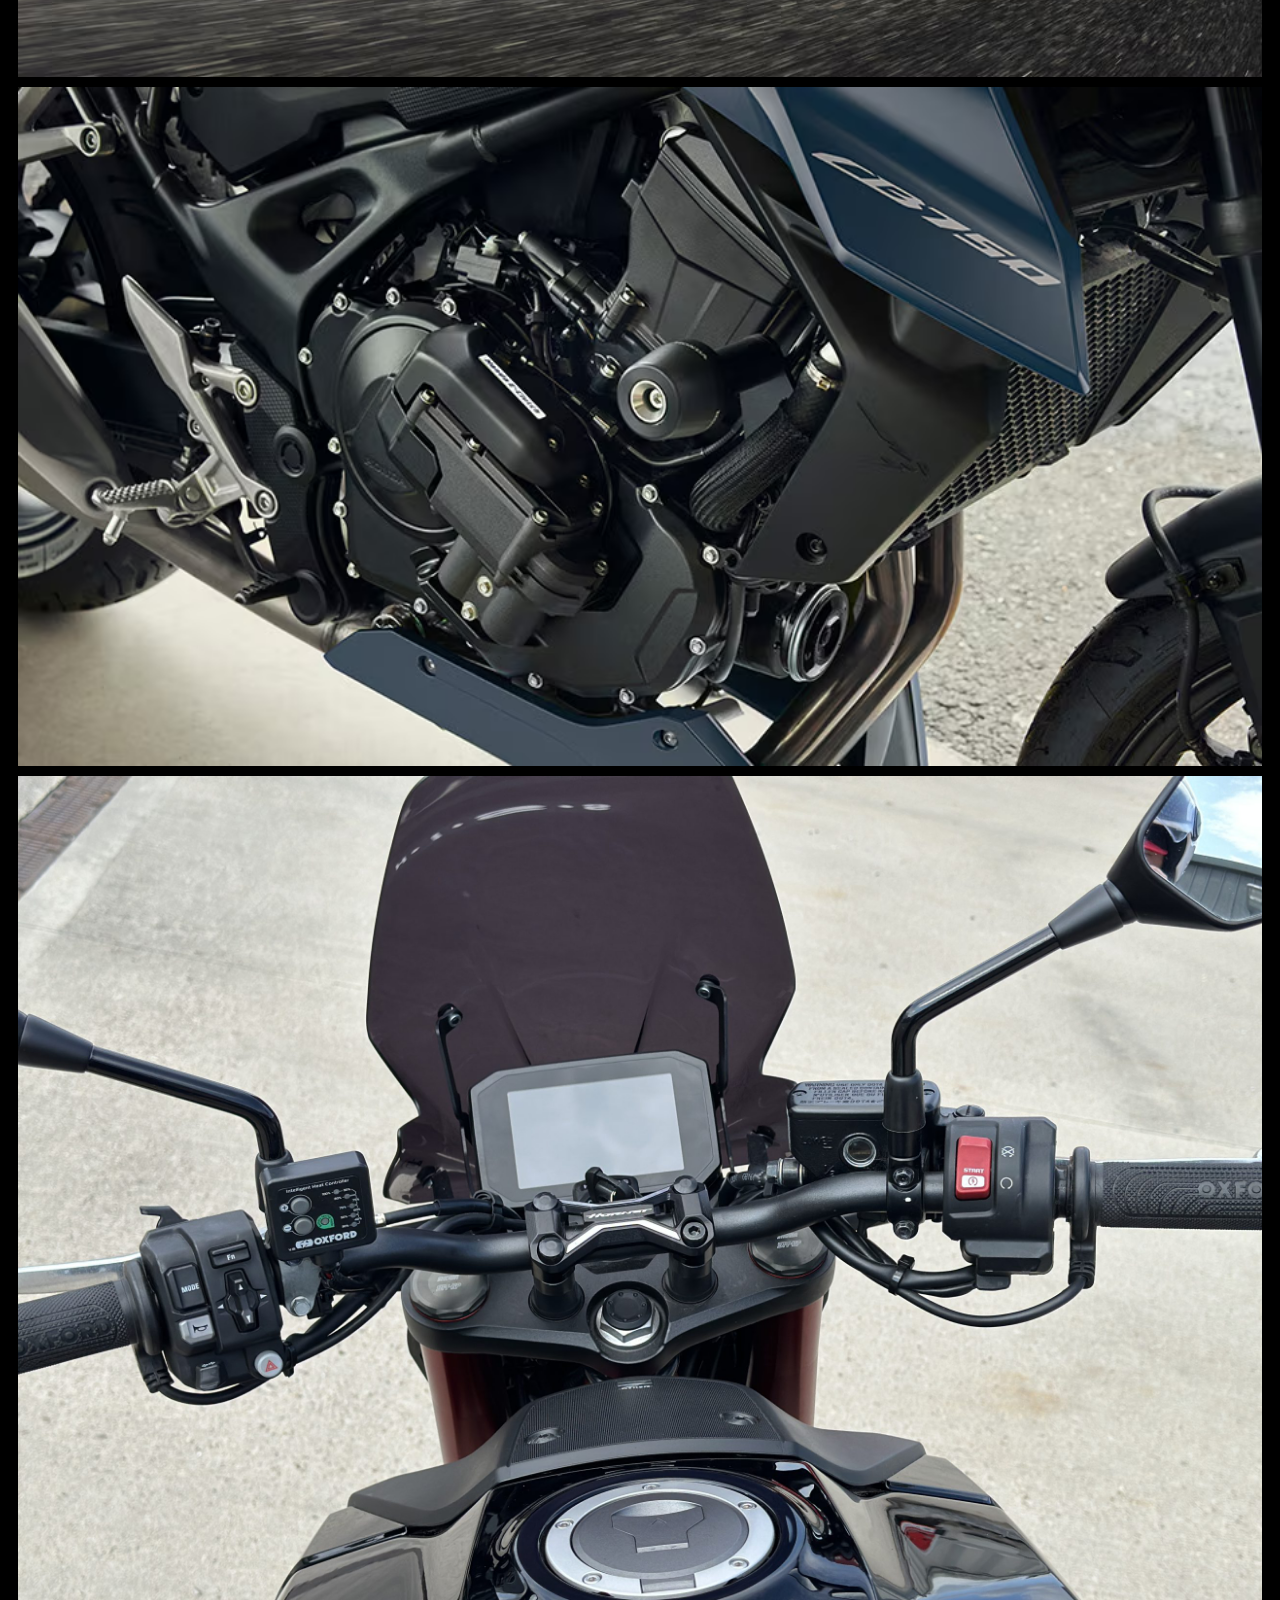
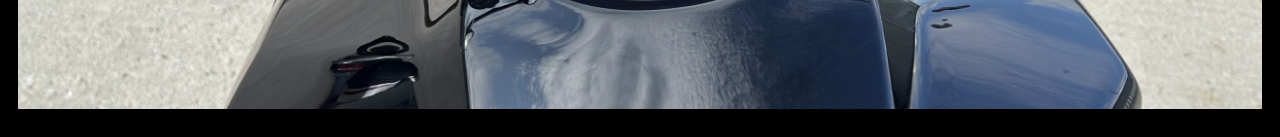
<file: index-cb750.html>
<!DOCTYPE html>
<html lang="en">

<head>
    <meta charset="UTF-8">
    <meta name="viewport" content="width=device-width, initial-scale=1.0">
    <link rel="stylesheet" href="cb750/cb750.css">
    <title>Document</title>
</head>

<body>
    <img src="cb750/1742576656-2025-honda-hornet-cb750-review_01.png">
    <img src="cb750/2026-cb750-expanding-gallery-02.png">
    <img src="cb750/2026-cb750-features-755cc-twin-cylinder-engine-927x506.png">
    <img src="cb750/IMG_2339-scaled.jpg">

</body>

</html>
</file>
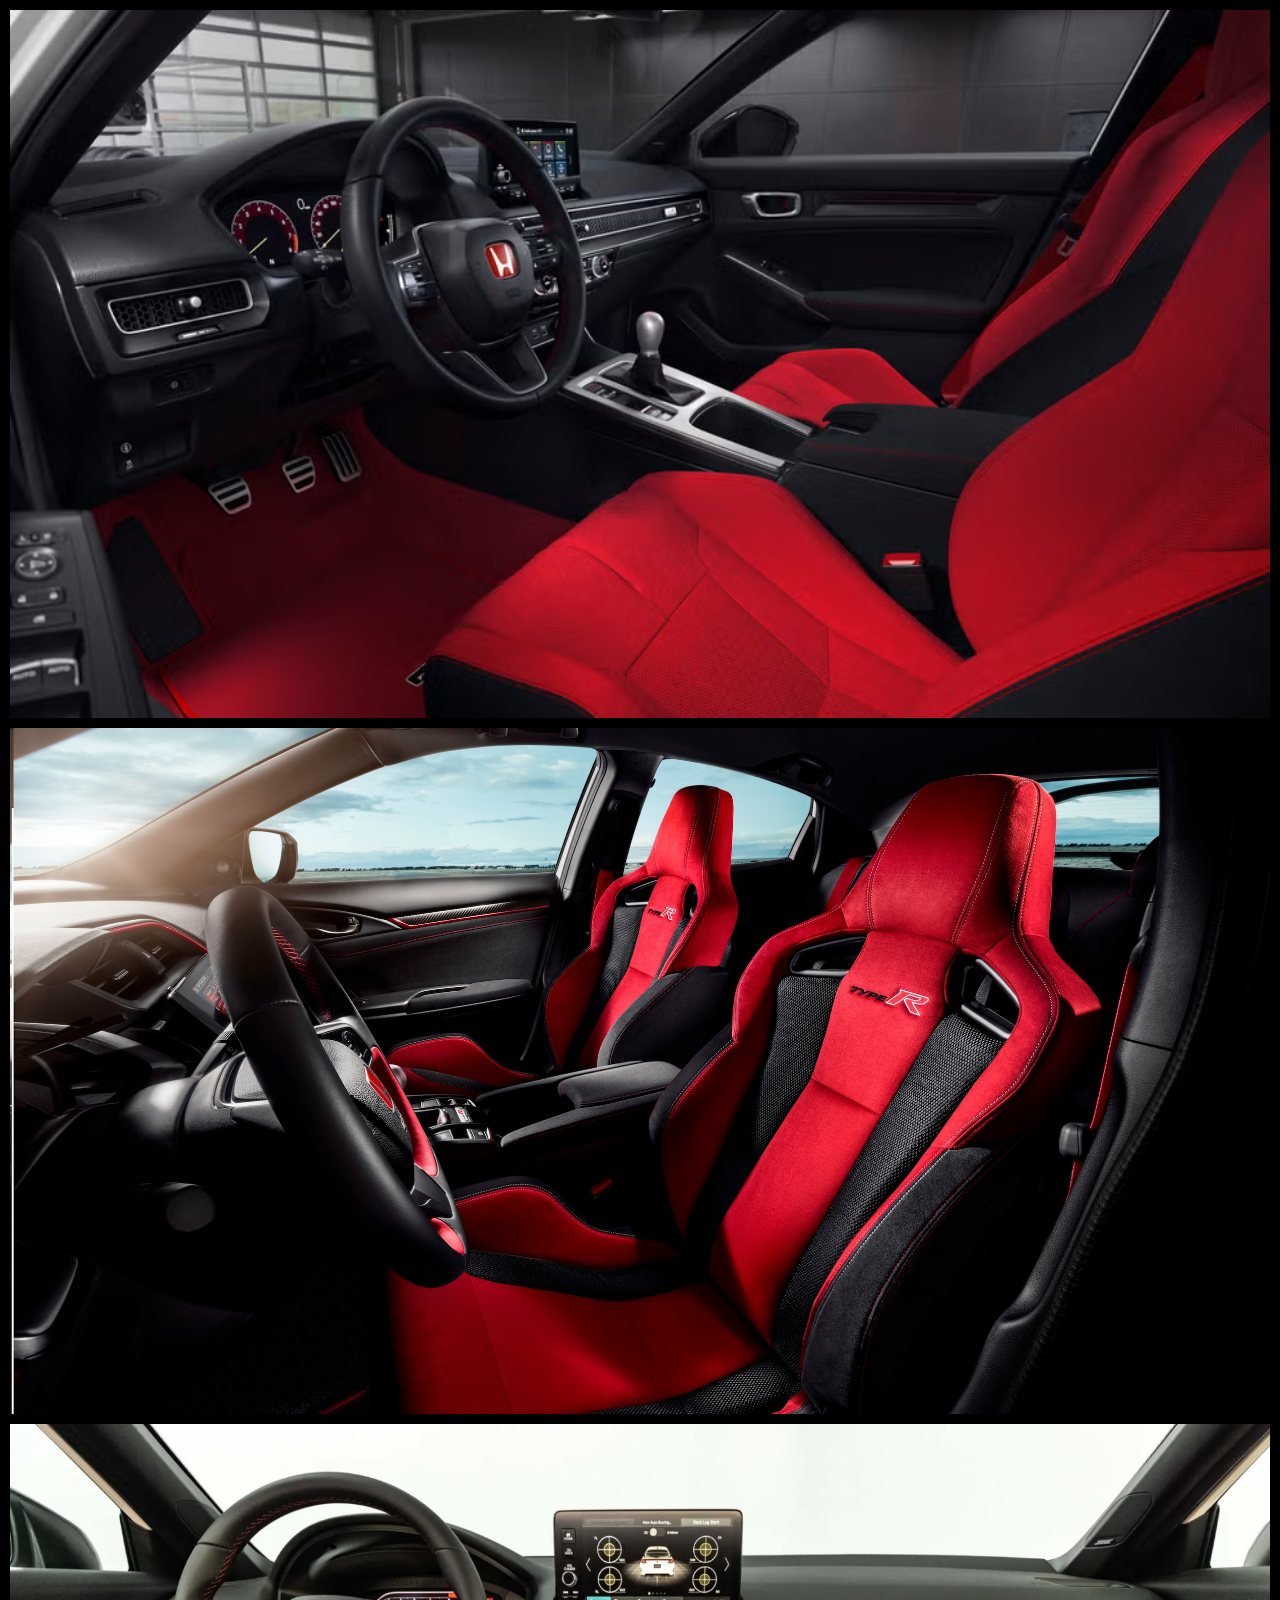
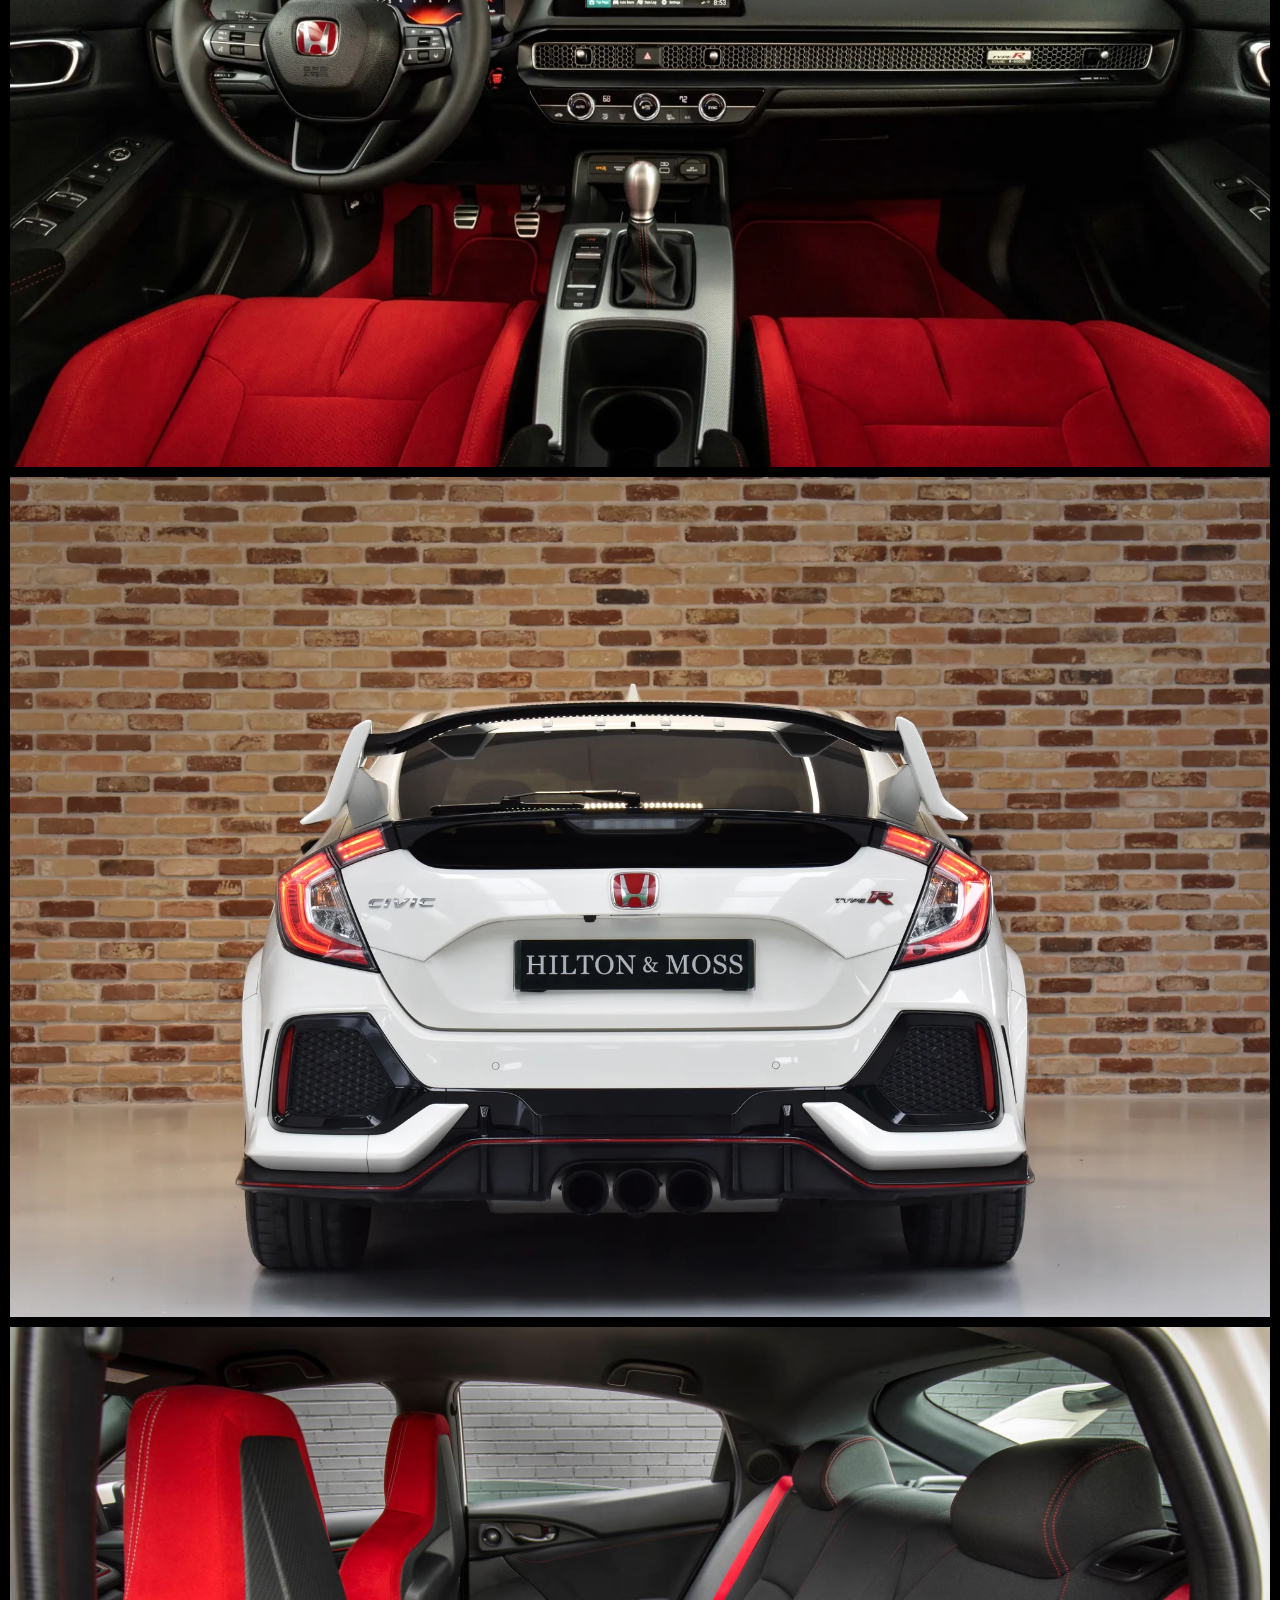
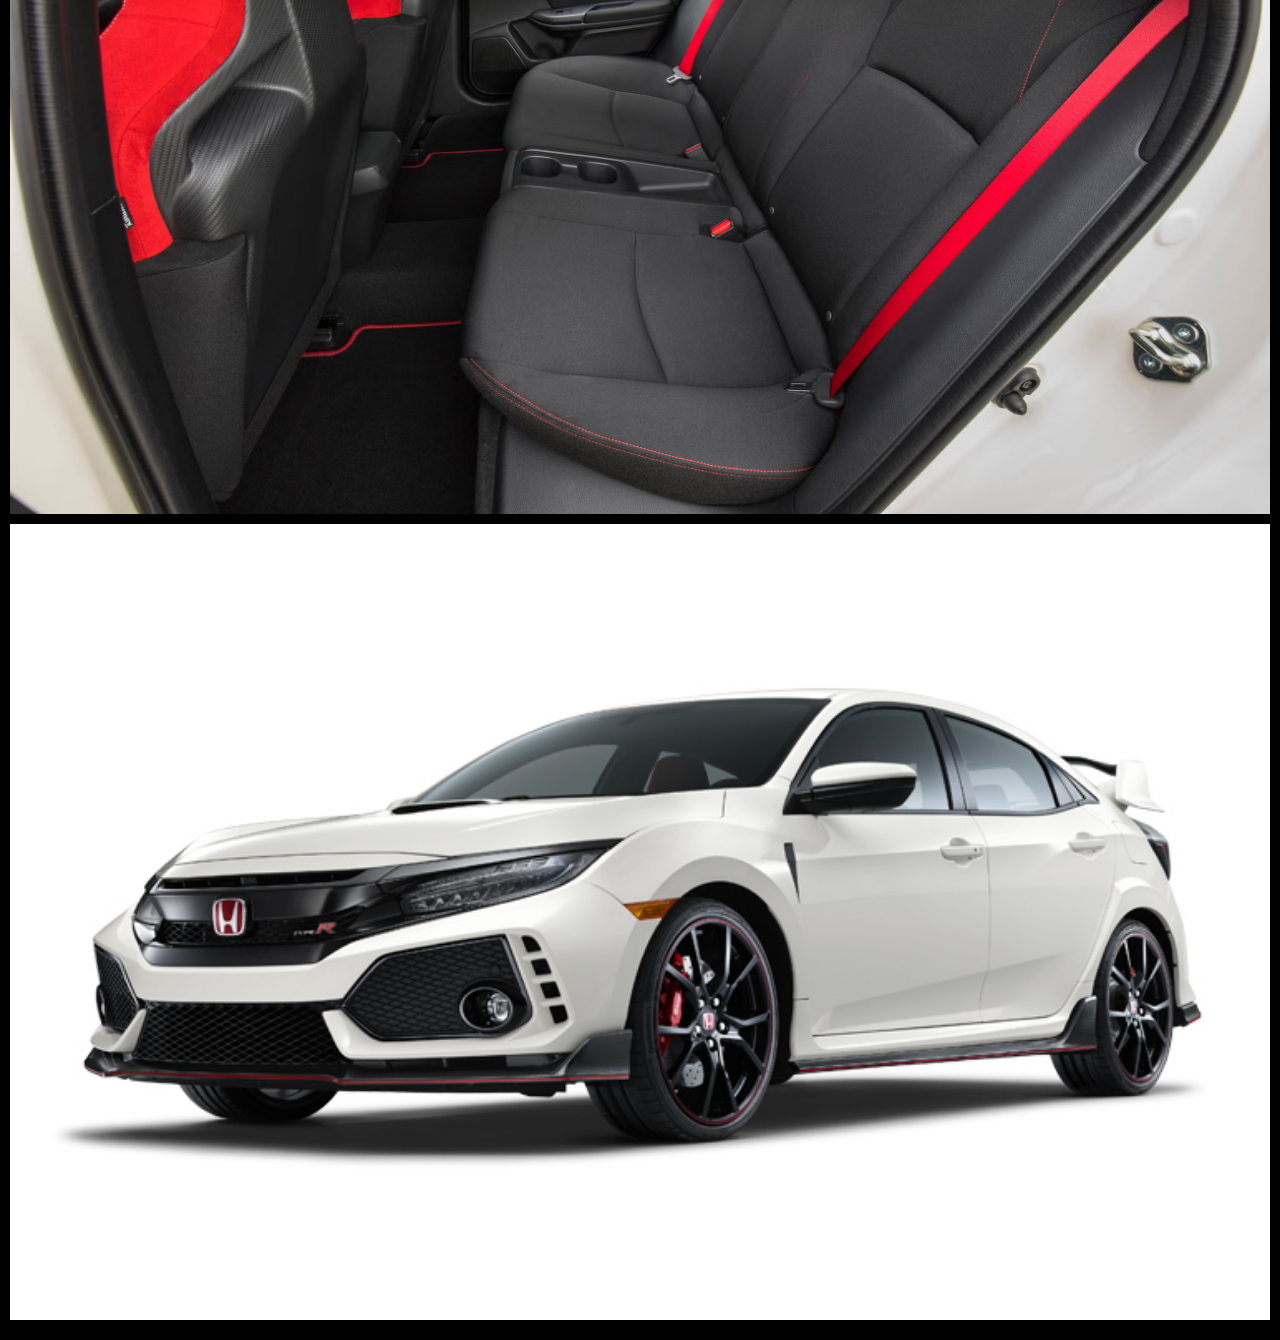
<file: index-civic.html>
<!DOCTYPE html>
<html lang="en">

<head>
    <meta charset="UTF-8">
    <meta name="viewport" content="width=device-width, initial-scale=1.0">
    <link rel="stylesheet" href="civic cr/CIVI.css">
    <title>Document</title>
</head>

<body>
    <img src="civic cr/2023-honda-civic-type-r-pr-101-6917579d7f137.png" alt="Honda Civic Type R">
    <img src="civic cr/b8c1f7e0849a6b3d8bec817ab6346c17x.jpg" alt="Honda Civic">
    <img src="civic cr/Civic-TypeR-Image32.png" alt="Civic Type R">
    <img src="civic cr/dsc_0491.png" alt="Civic">
    <img src="civic cr/img_2296.png" alt="Civic Image">
    <img src="civic cr/model-image-2018-civic-type-r.jpg" alt="2018 Civic Type R">

</body>


</html>
</file>
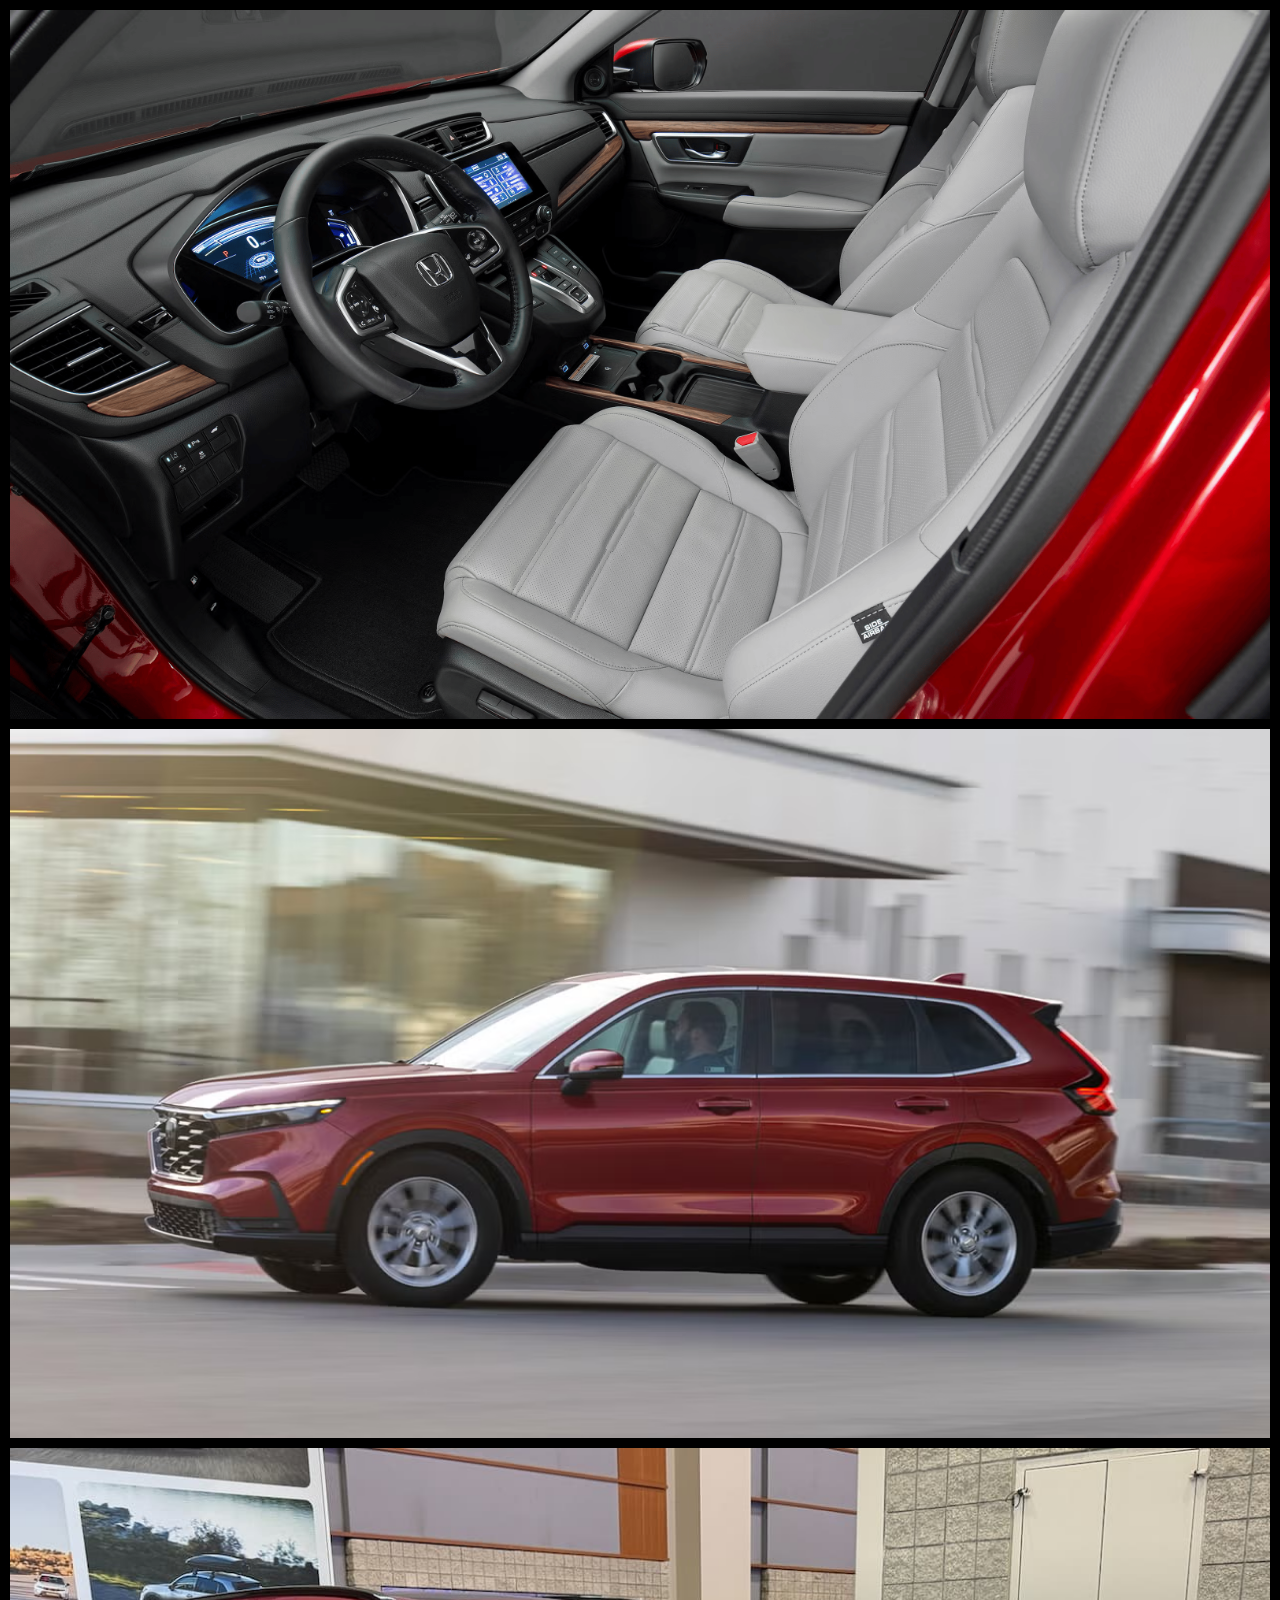
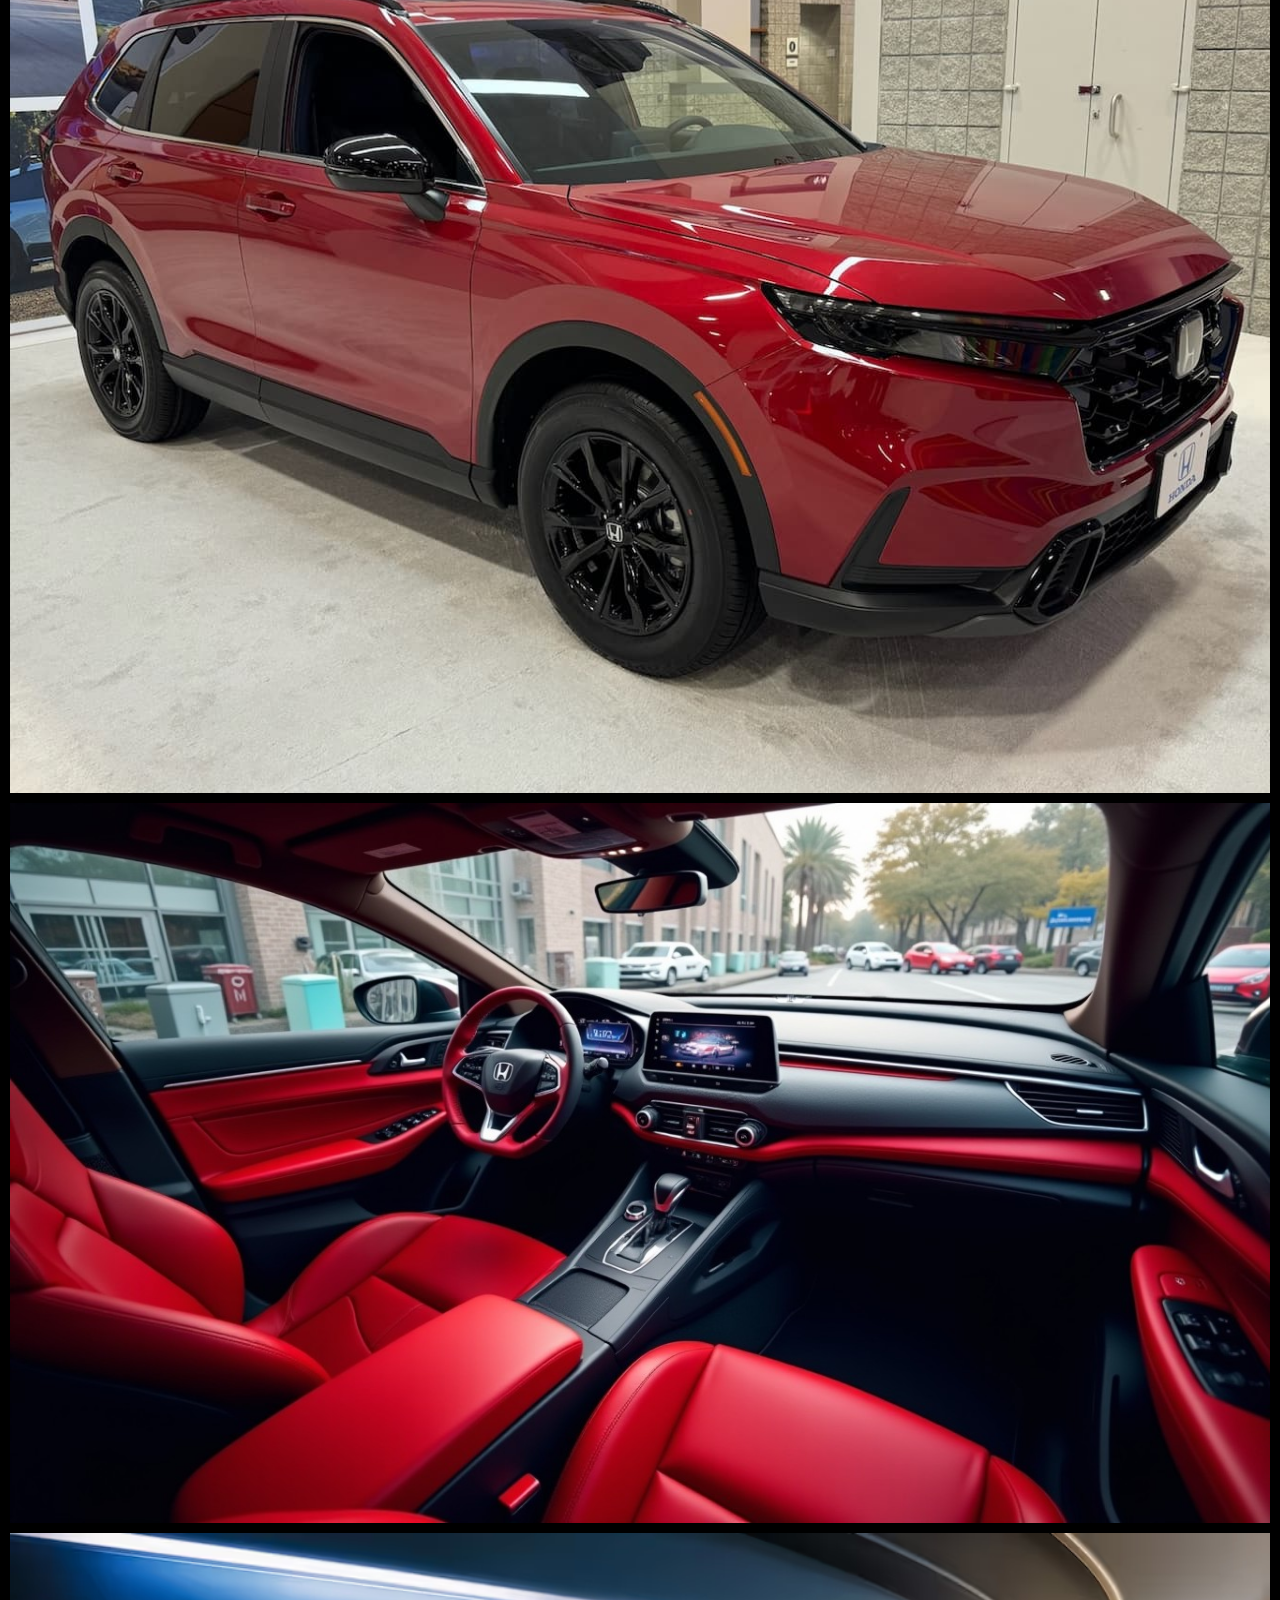
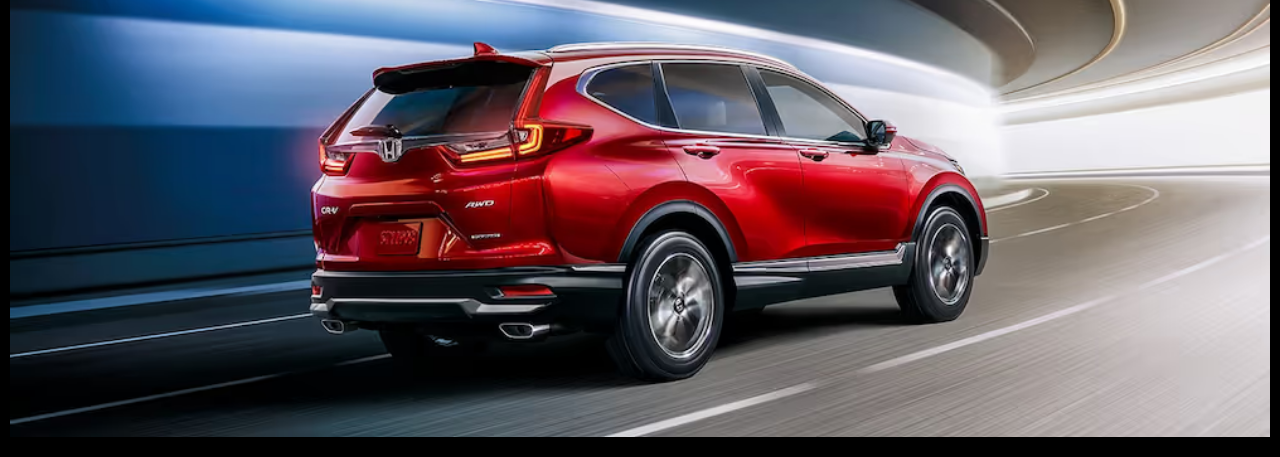
<file: index-cr.html>
<!DOCTYPE html>
<html lang="en">

<head>
    <meta charset="UTF-8">
    <meta name="viewport" content="width=device-width, initial-scale=1.0">
    <link rel="stylesheet" href="honda-cr/honda-cr.css">
    <title>HONDA_CR</title>

</head>

<body>
    <img src="honda-cr/08_2020_honda_cr-v_hybrid.png" alt="2020 Honda CR-V Hybrid">
    <img src="honda-cr/2023-honda-cr-v-ex-l-awd-103-66295ff8362ee.png" alt="2023 Honda CR-V">
    <img src="honda-cr/2024-Honda-CR-V-Hybrid-front-three-quarter-live-image.jpg" alt="2024 Honda CR-V Hybrid">
    <img src="honda-cr/5dc16849-94ea-4e35-8edf-c8487dc0d6da.jpg" alt="Honda CR-V">
    <img src="honda-cr/Radiant-Red-Metallic-2020-CR-V-taking-a-turn.png" alt="CR-V Red">
</body>

</html>
</file>
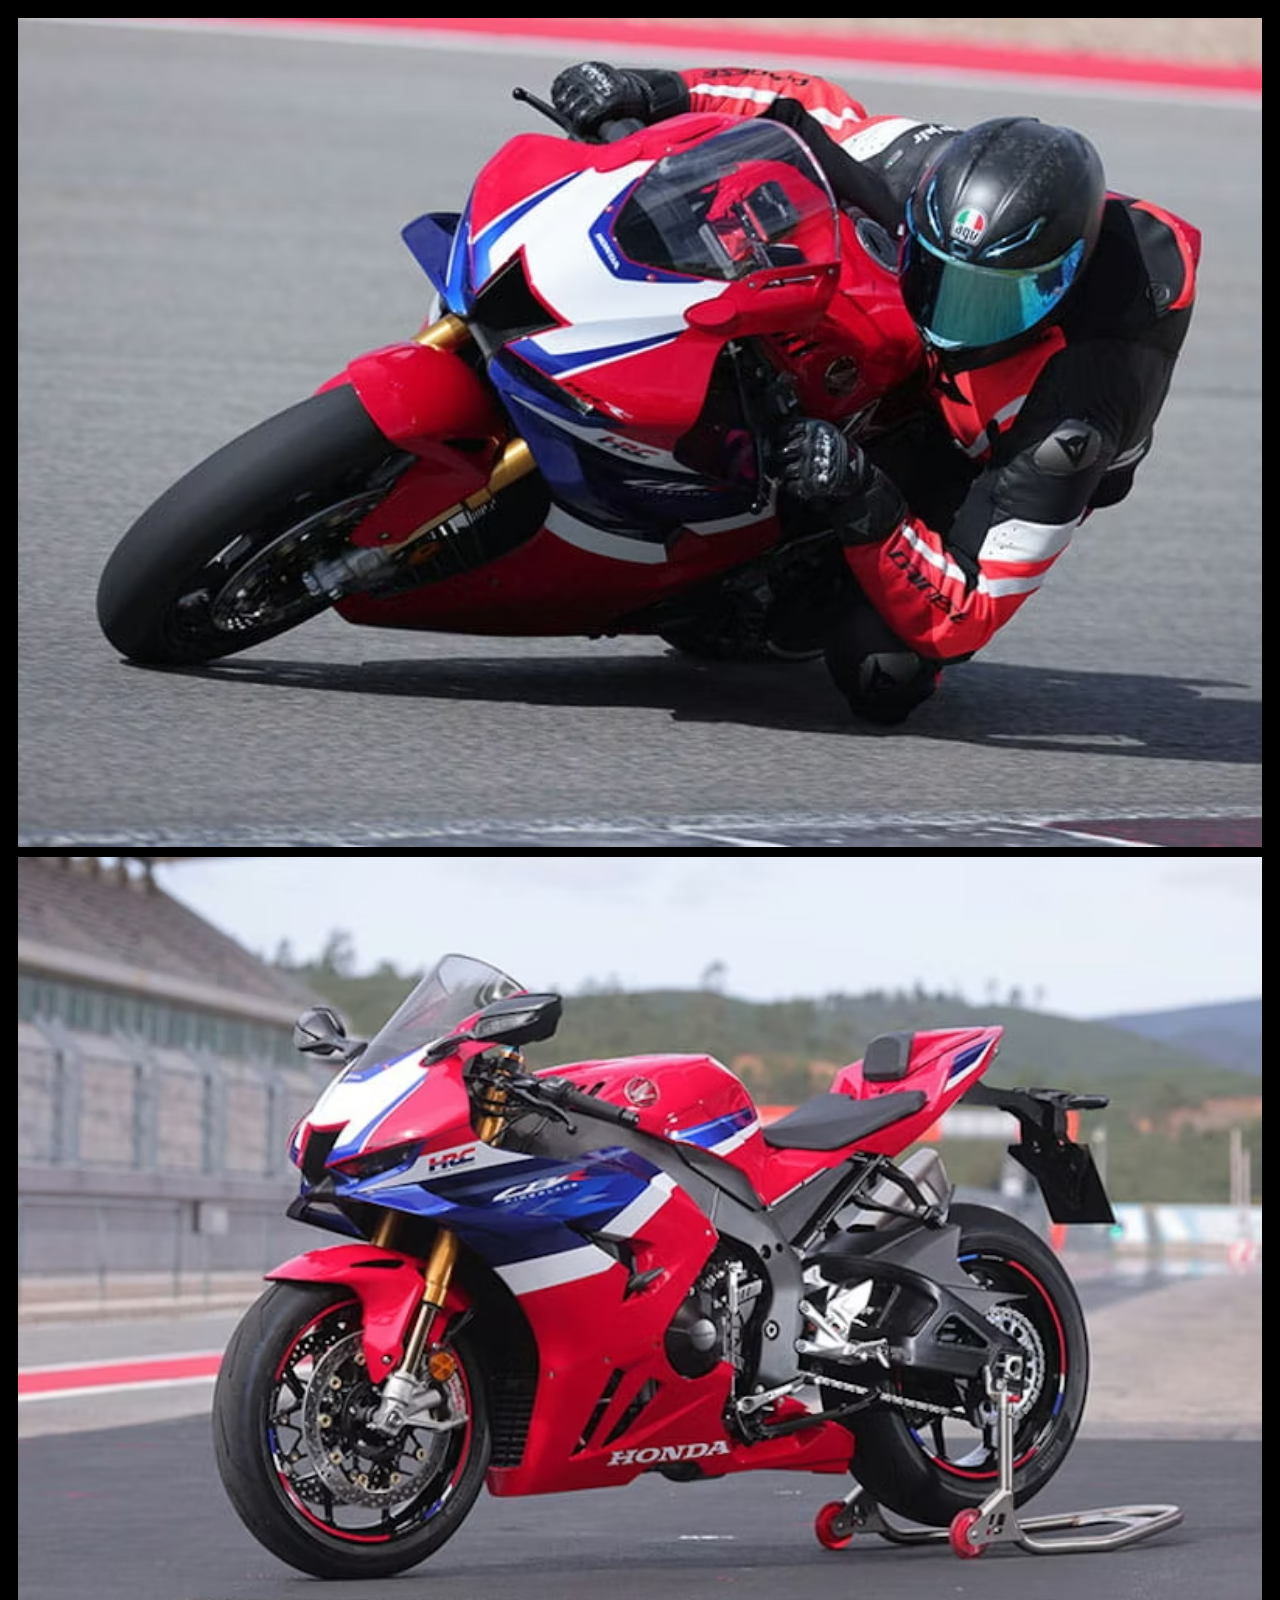
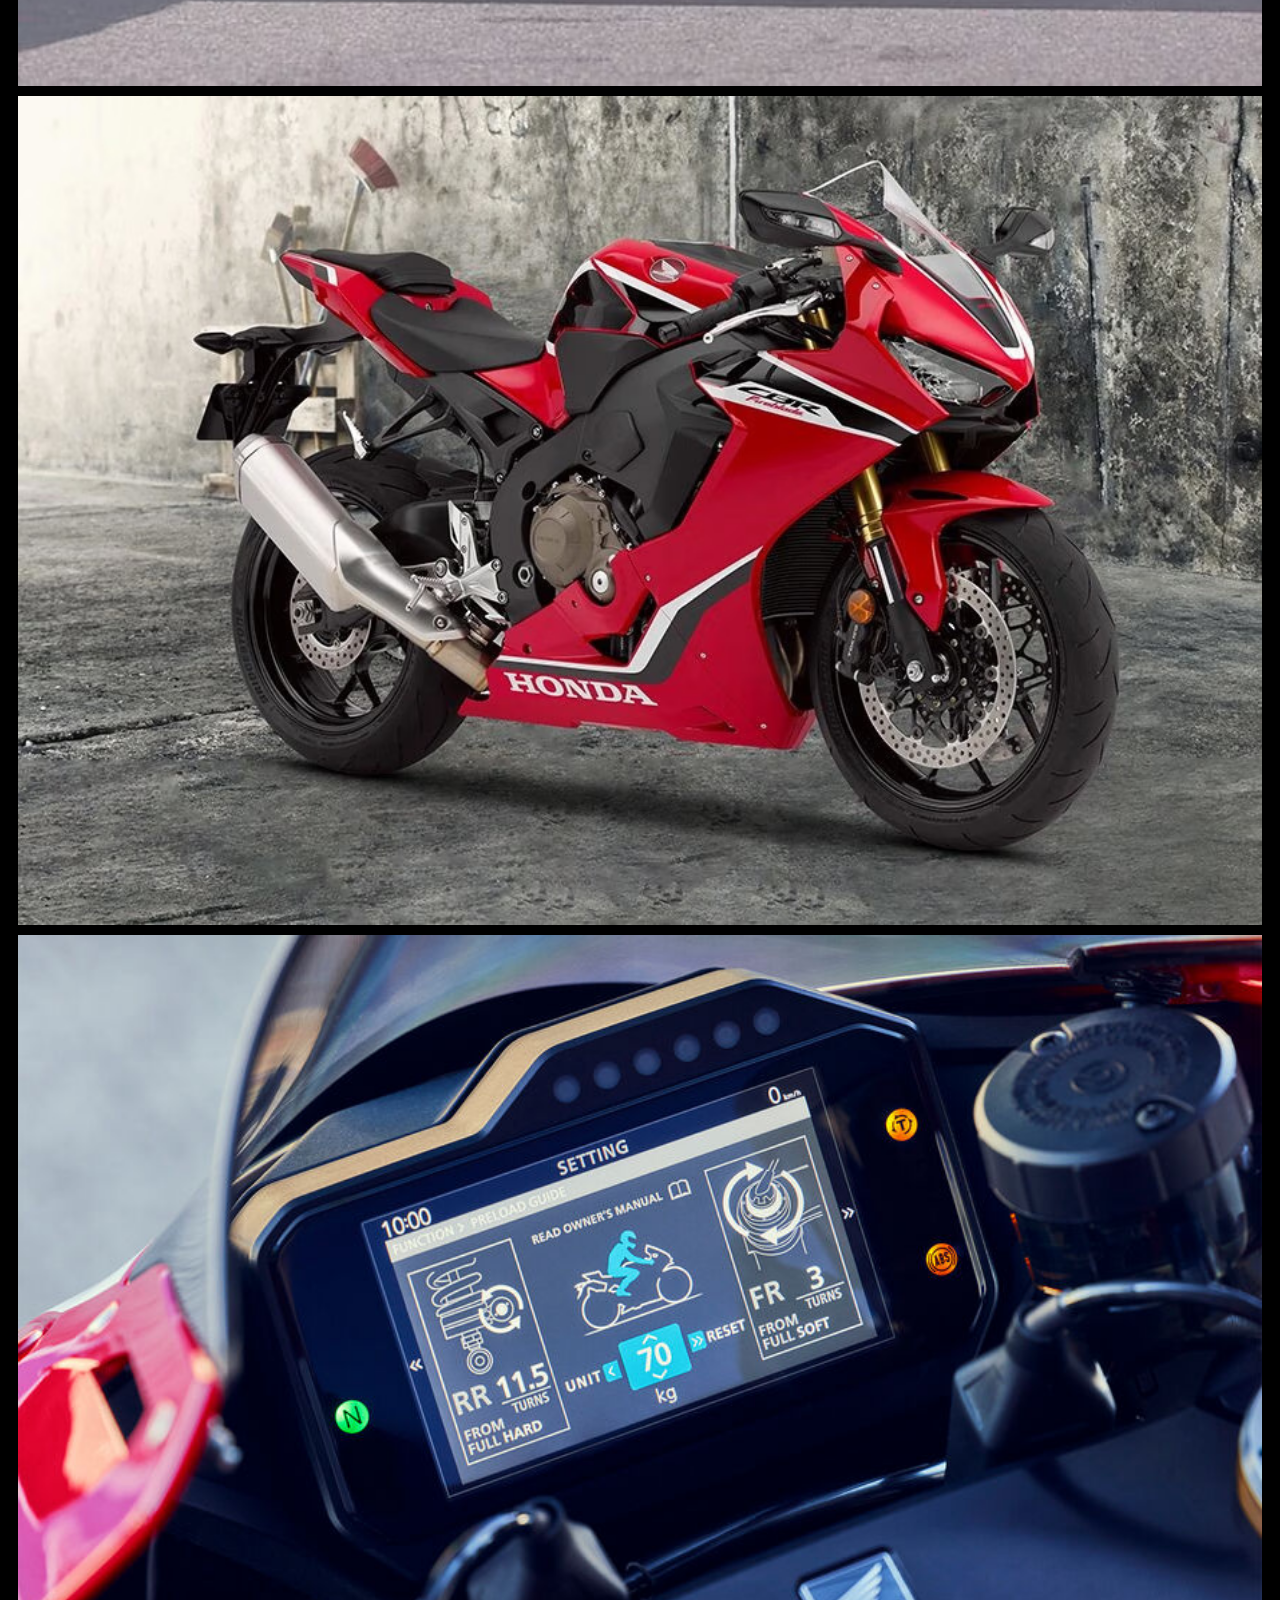
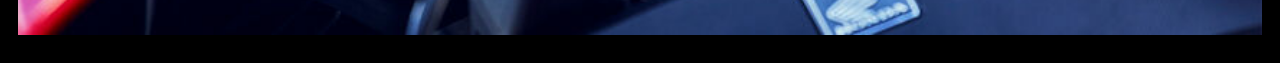
<file: index-honda-1000rrr.html>
<!DOCTYPE html>
<html lang="en">

<head>
    <meta charset="UTF-8">
    <meta name="viewport" content="width=device-width, initial-scale=1.0">
    <link rel="stylesheet" href="honda 1000rrr/honda-1000rrr.css">
    <title>Document</title>
</head>

<body>
    <img src="honda 1000rrr/1714130238-2024-honda-cbr1000rrr-fireblade-sp-review-details-price-spec_311.png">
    <img src="honda 1000rrr/1714130245-2024-honda-cbr1000rrr-fireblade-sp-review-details-price-spec_211.png">
    <img src="honda 1000rrr/honda-cbr1000rr68c7a26d92e45_1.png">
    <img src="honda 1000rrr/c4.jpg">
</body>

</html>
</file>
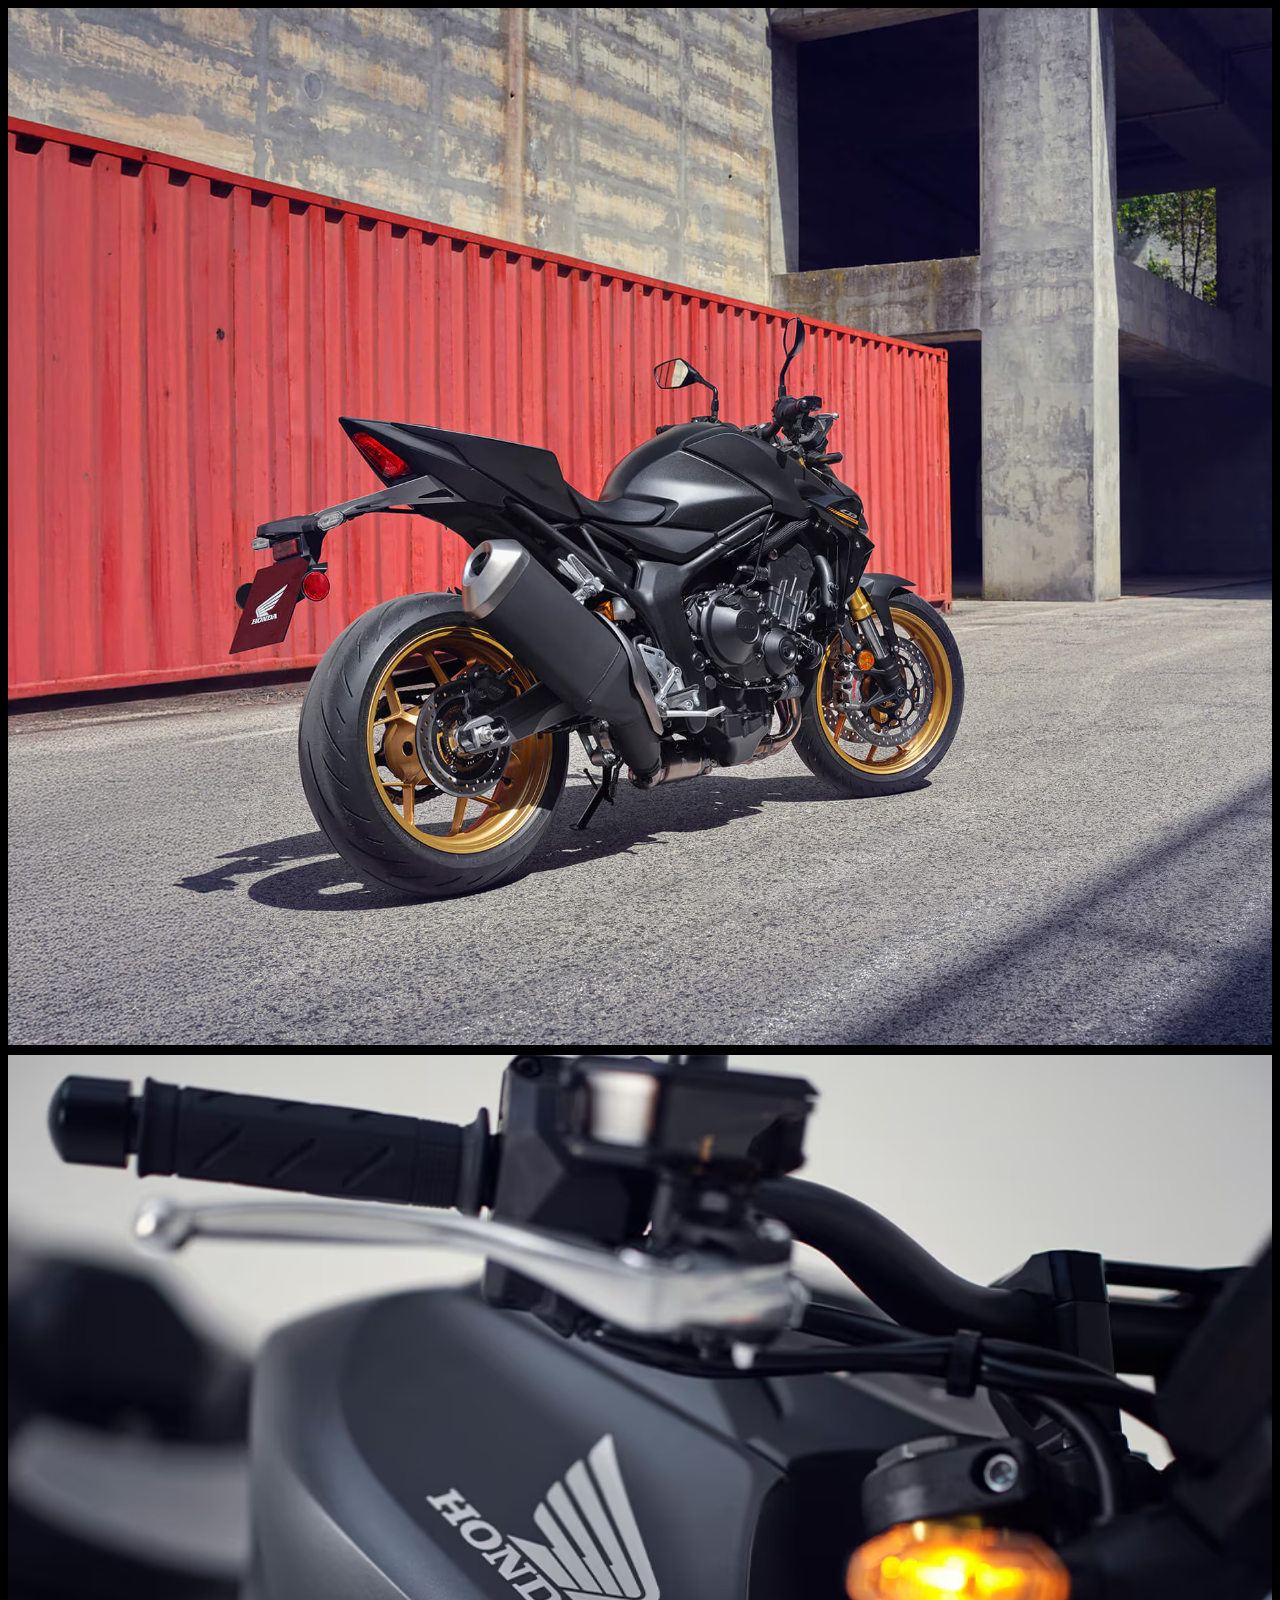
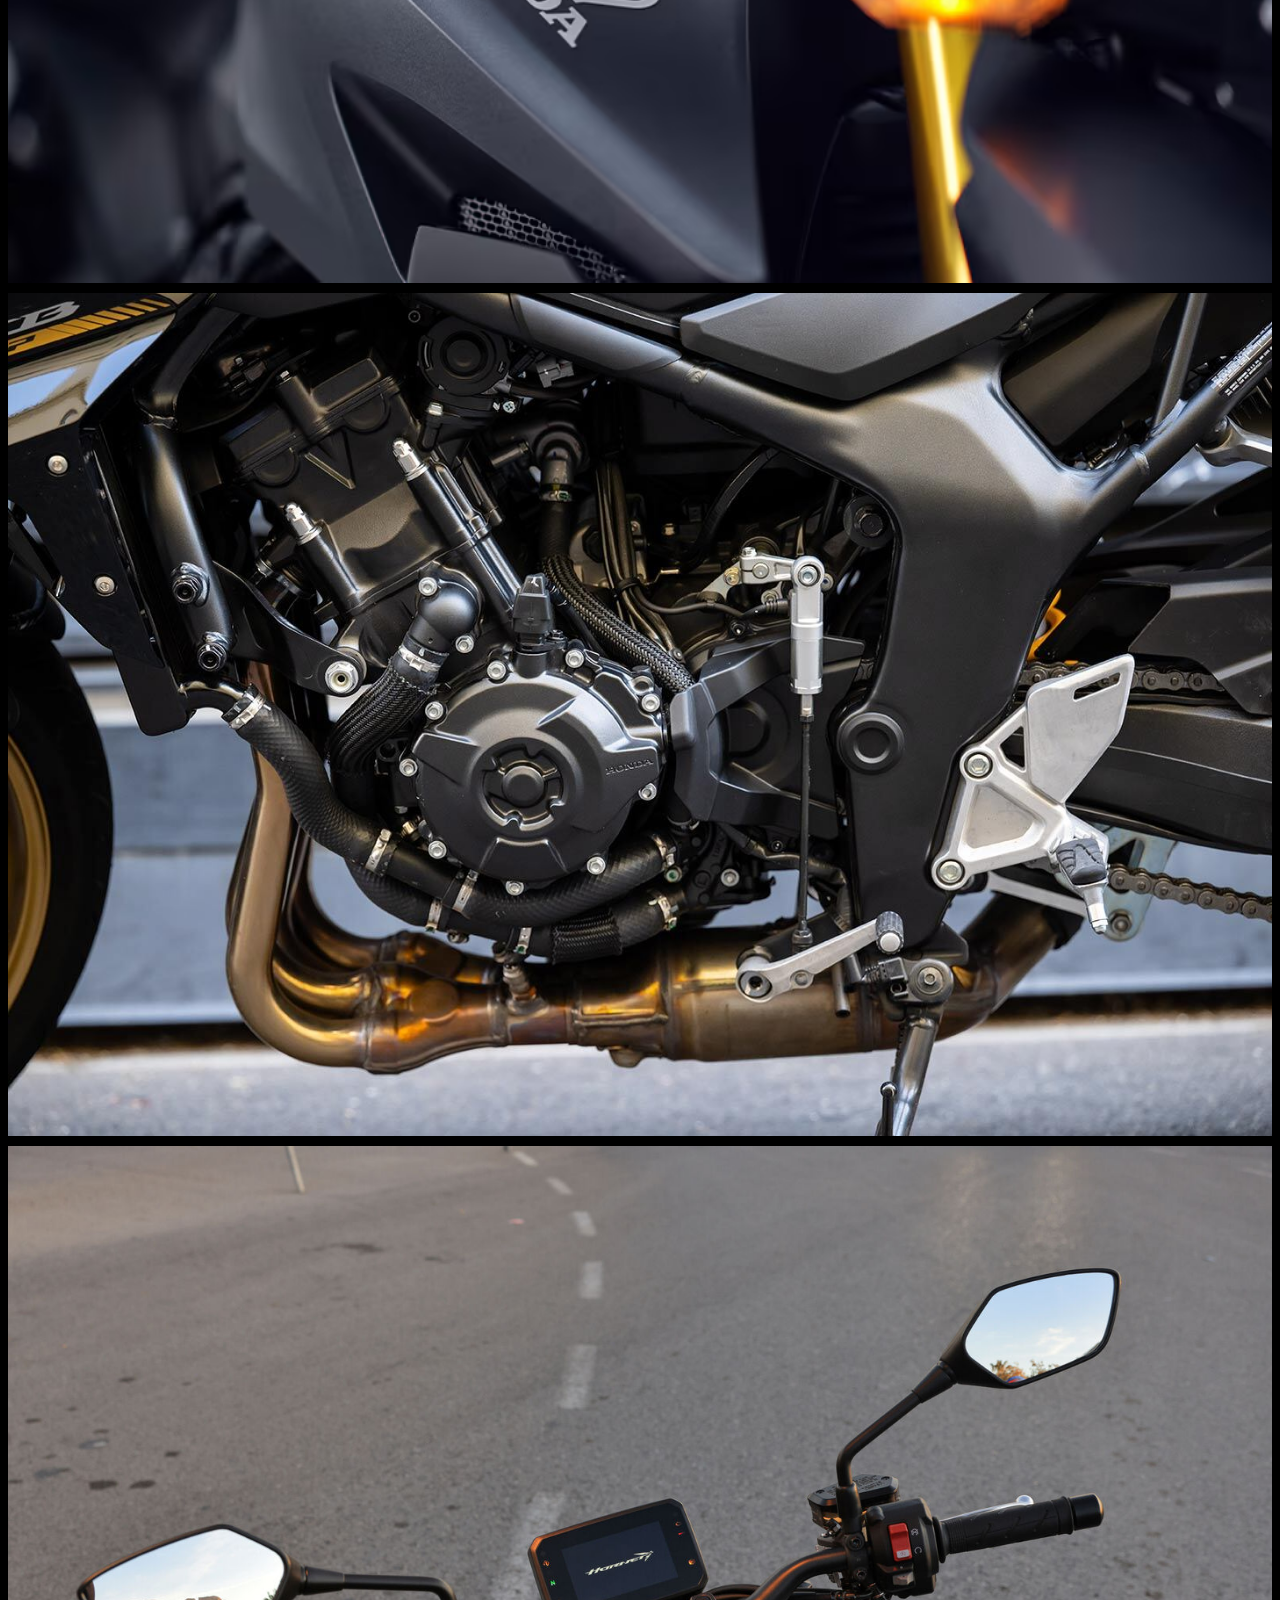
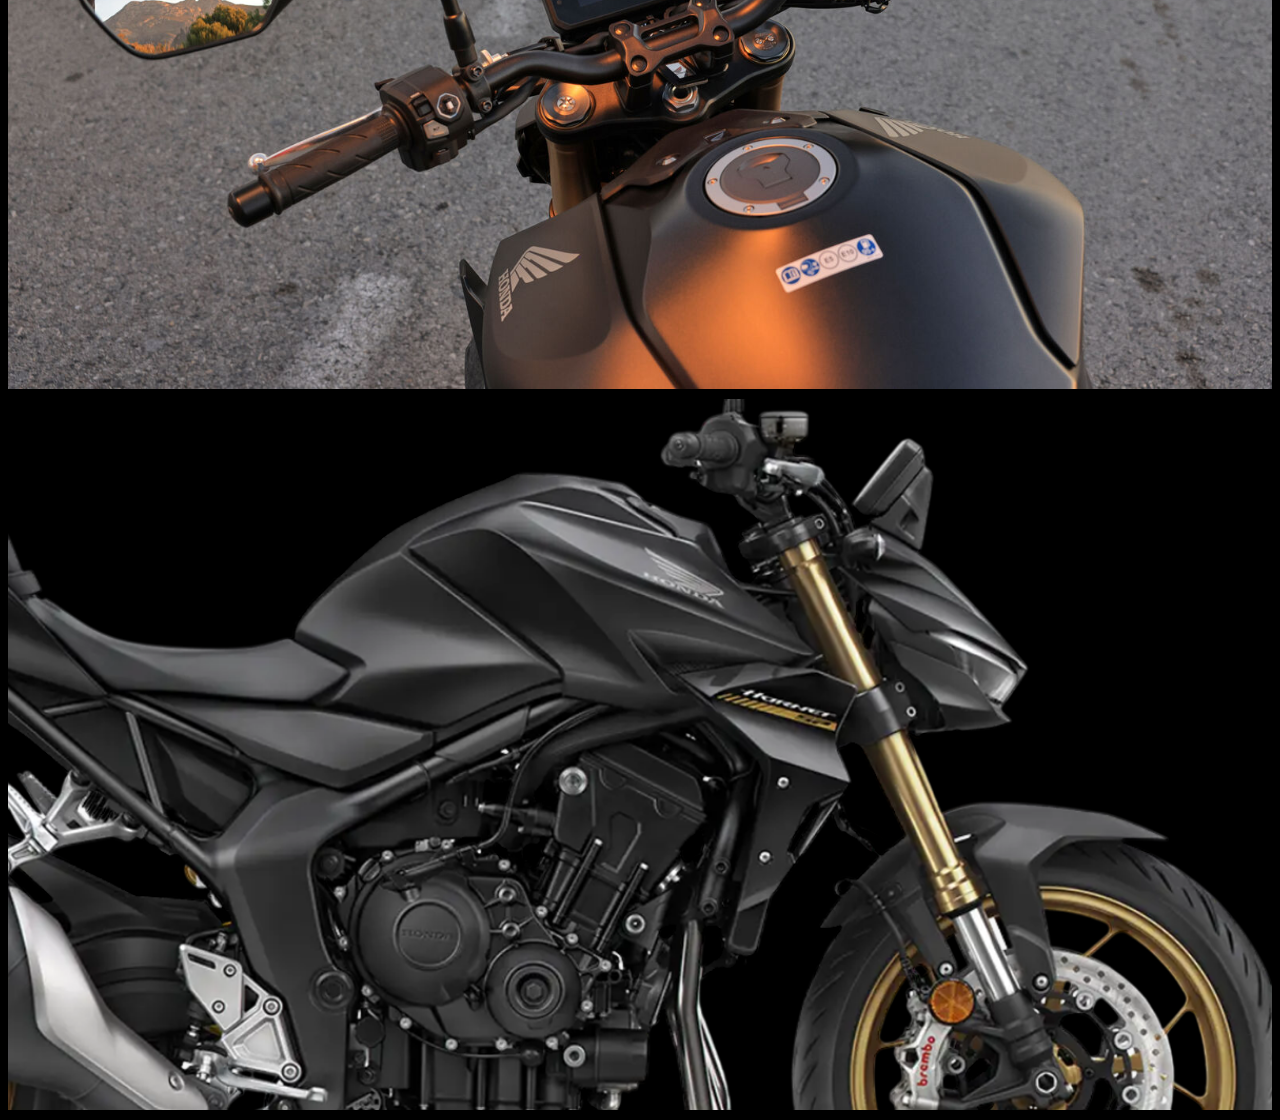
<file: index-honda-cb-1000.html>
<!DOCTYPE html>
<html lang="en">

<head>
    <meta charset="UTF-8">
    <meta name="viewport" content="width=device-width, initial-scale=1.0">
    <link rel="stylesheet" href="CB 1000 HORNET/CB-1000.css">
    <title>Document</title>
</head>

<body>
    <img src="CB 1000 HORNET/2026-cb1000-hornet-sp-gallery-01-1850x1518.png">
    <img src="CB 1000 HORNET/2026-cb1000-hornet-sp-gallery-03-968x634.png">
    <img src="CB 1000 HORNET/7OEJ64G75BCAPNQUVCATYCVPAQ.jpg">
    <img src="CB 1000 HORNET/946-honda-cb1000-hornet-sp.jpg">
    <img src="CB 1000 HORNET/honda-cb1000sp-macro.png">
</body>

</html>
</file>
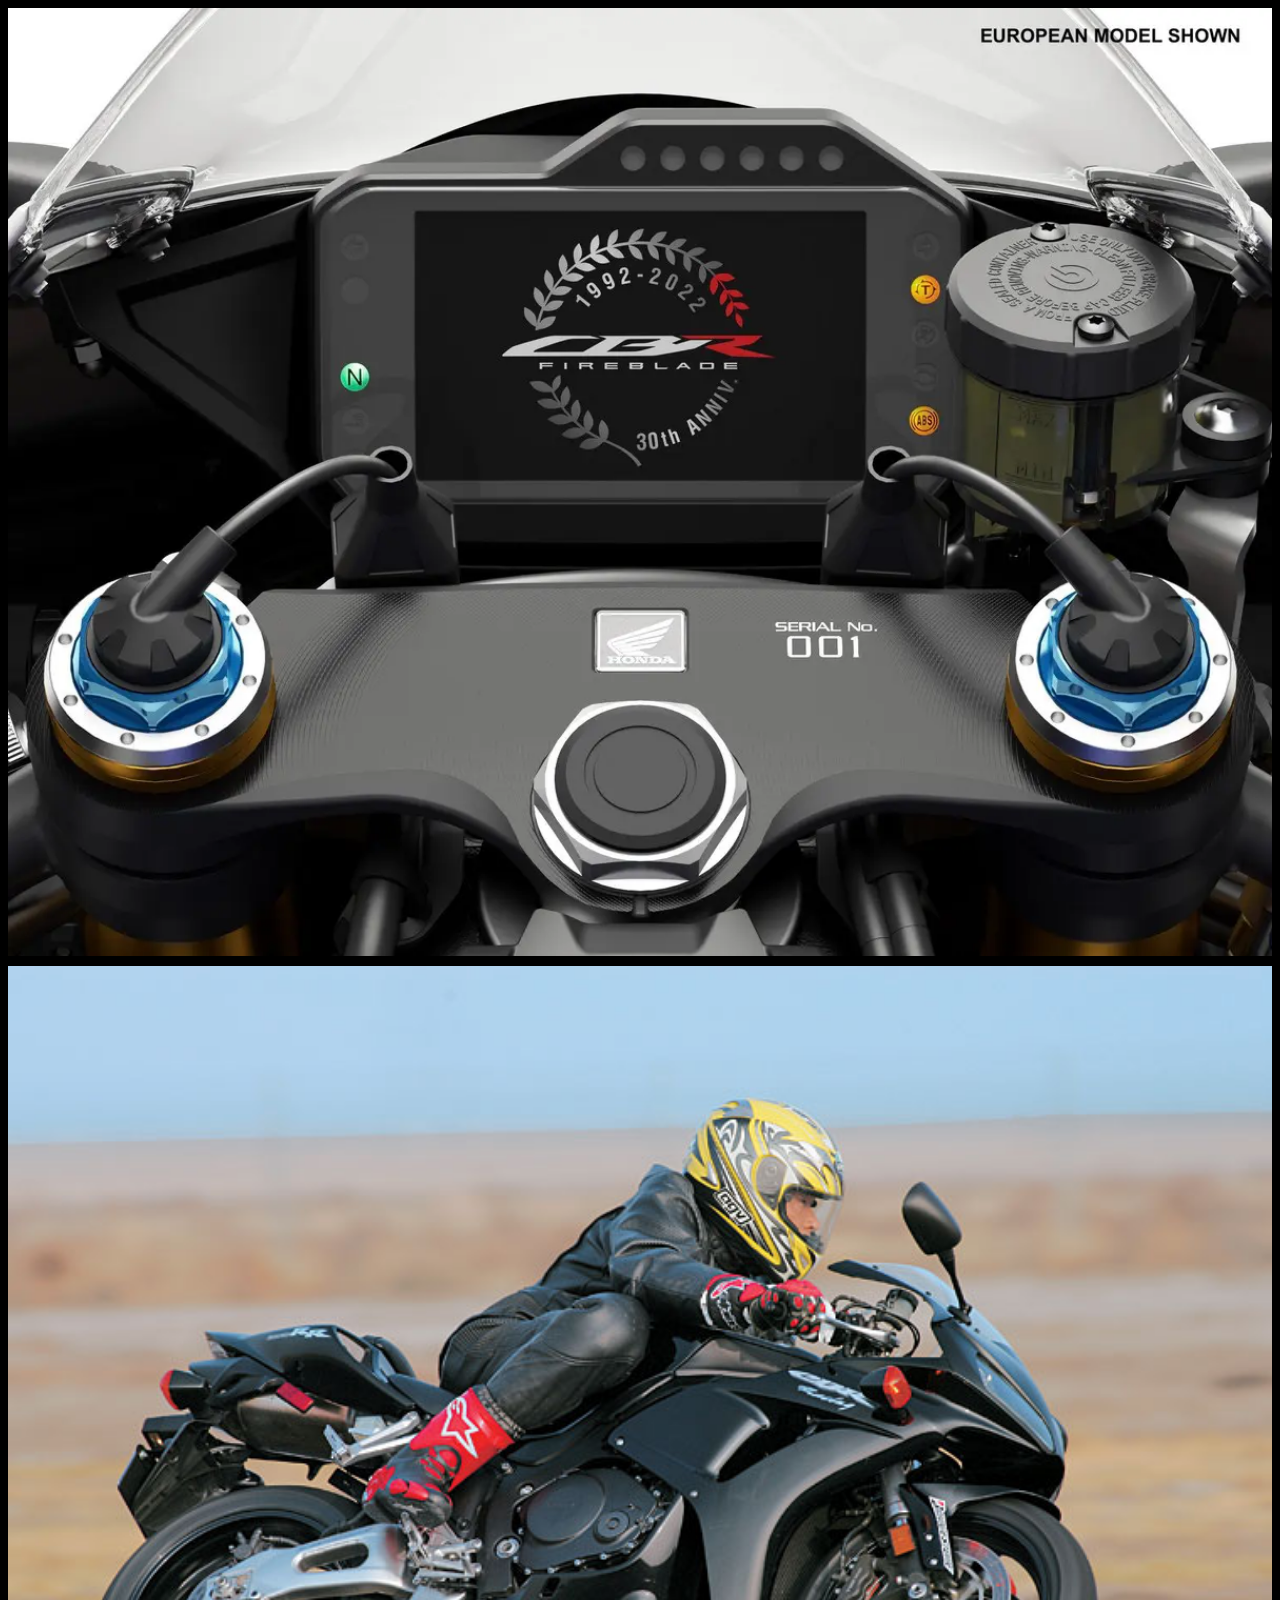
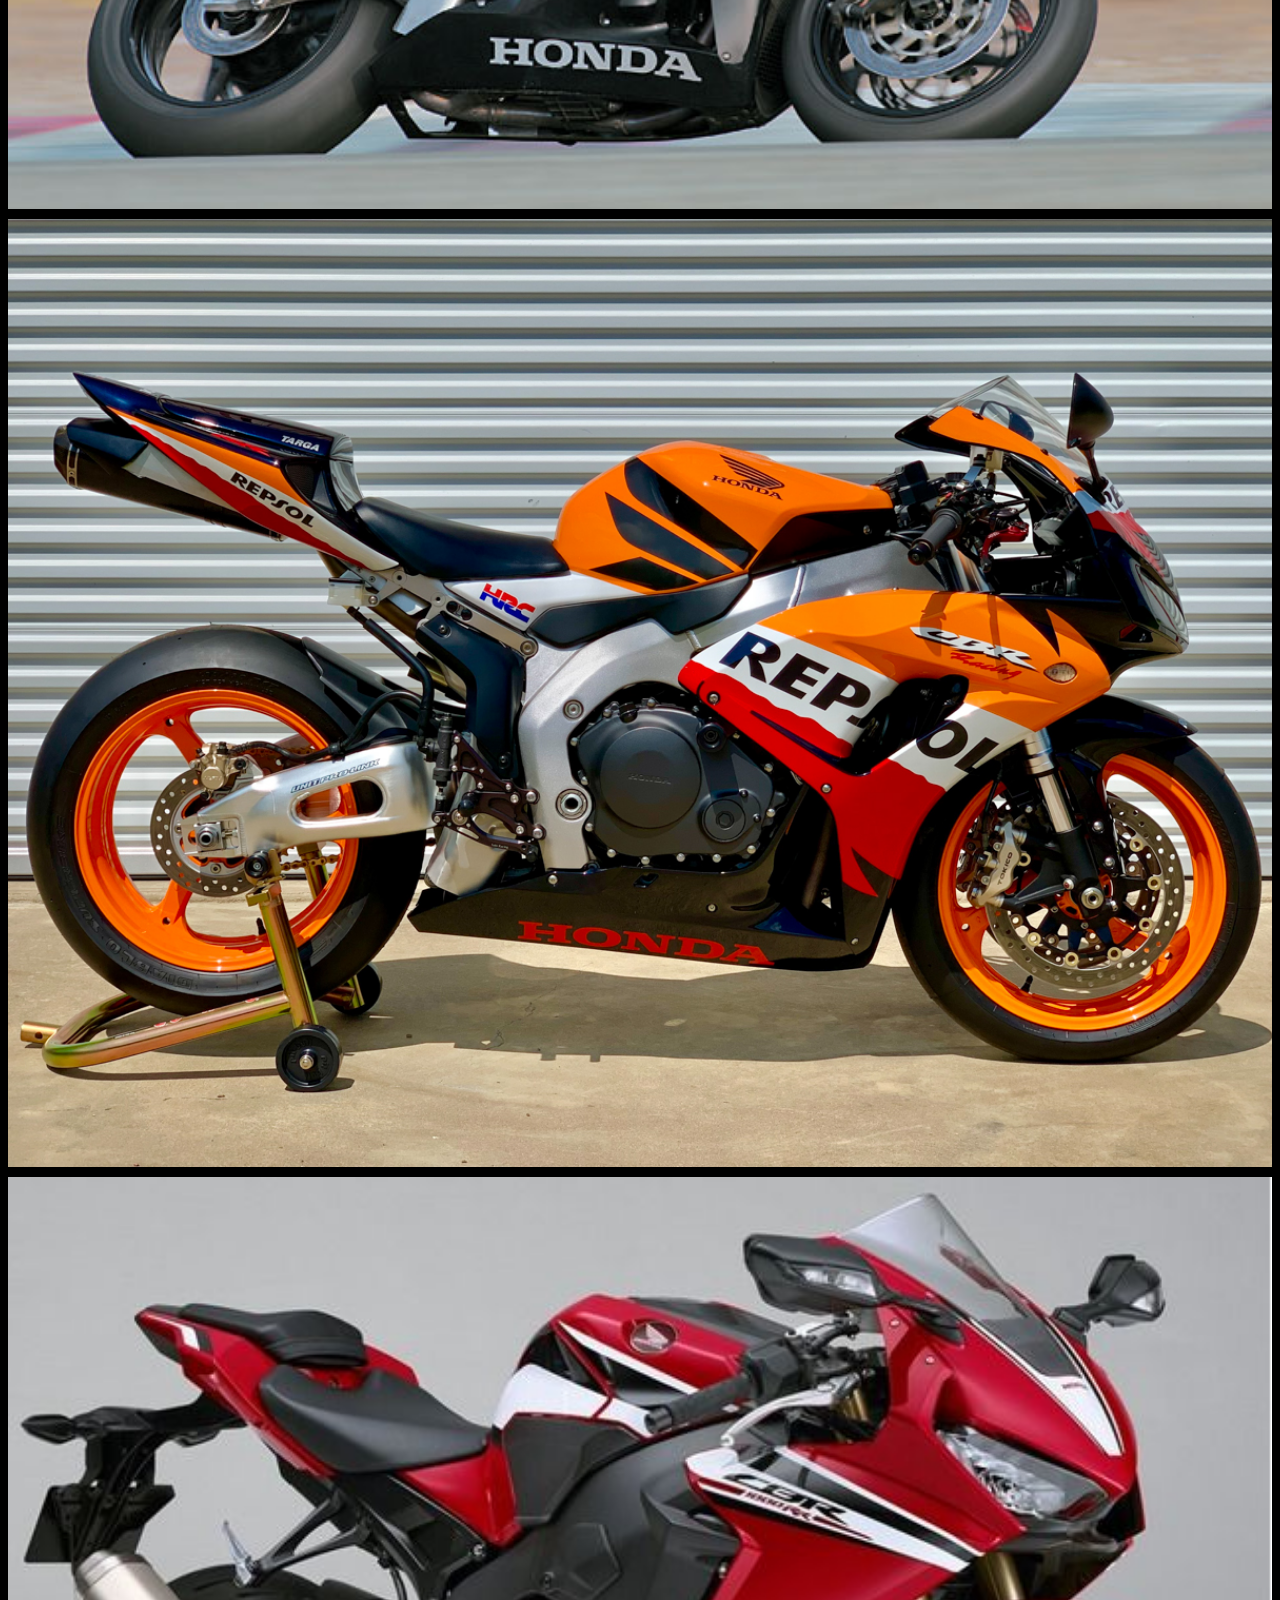
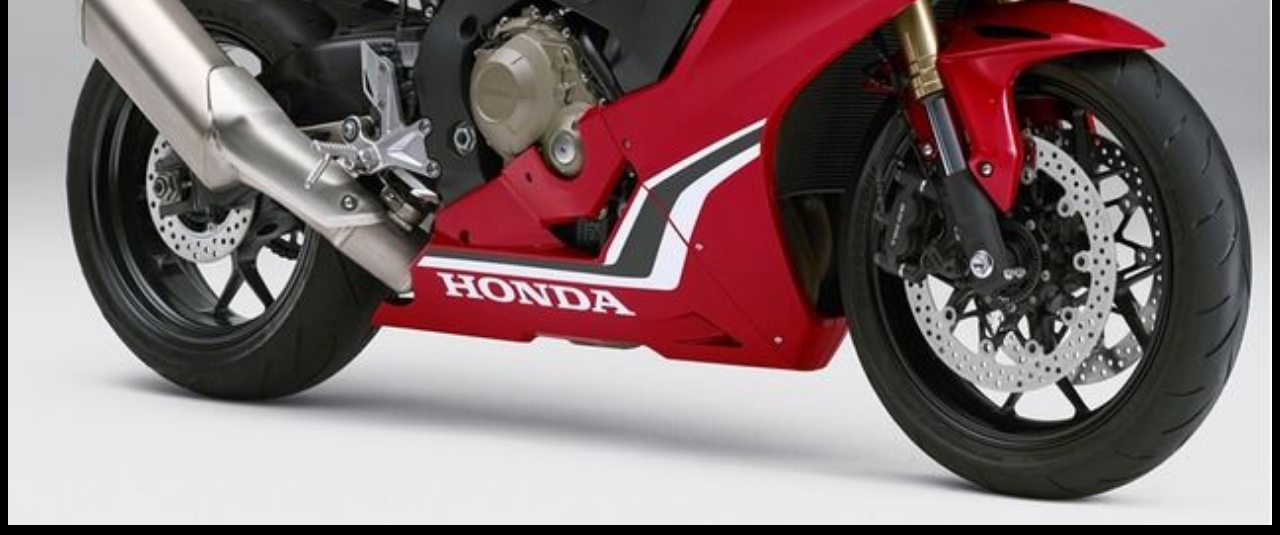
<file: index-honda-cbr-1000.html>
<!DOCTYPE html>
<html lang="en">

<head>
    <meta charset="UTF-8">
    <meta name="viewport" content="width=device-width, initial-scale=1.0">
    <link rel="stylesheet" href="honda-cbr-1000-rr/honda-cbr-1000-rr.css">
    <title>Document</title>
</head>

<body>
    <img src="honda-cbr-1000-rr/2022-Honda-CBR1000RR-R-Fireblade-SP-6.png">
    <img src="honda-cbr-1000-rr/355808.jpg">
    <img src="honda-cbr-1000-rr/Honda-CBR1000RR-81.jpg">
    <img src="honda-cbr-1000-rr/L_f224318e88bc1334c58d10f500.jpg">
</body>

</html>
</file>
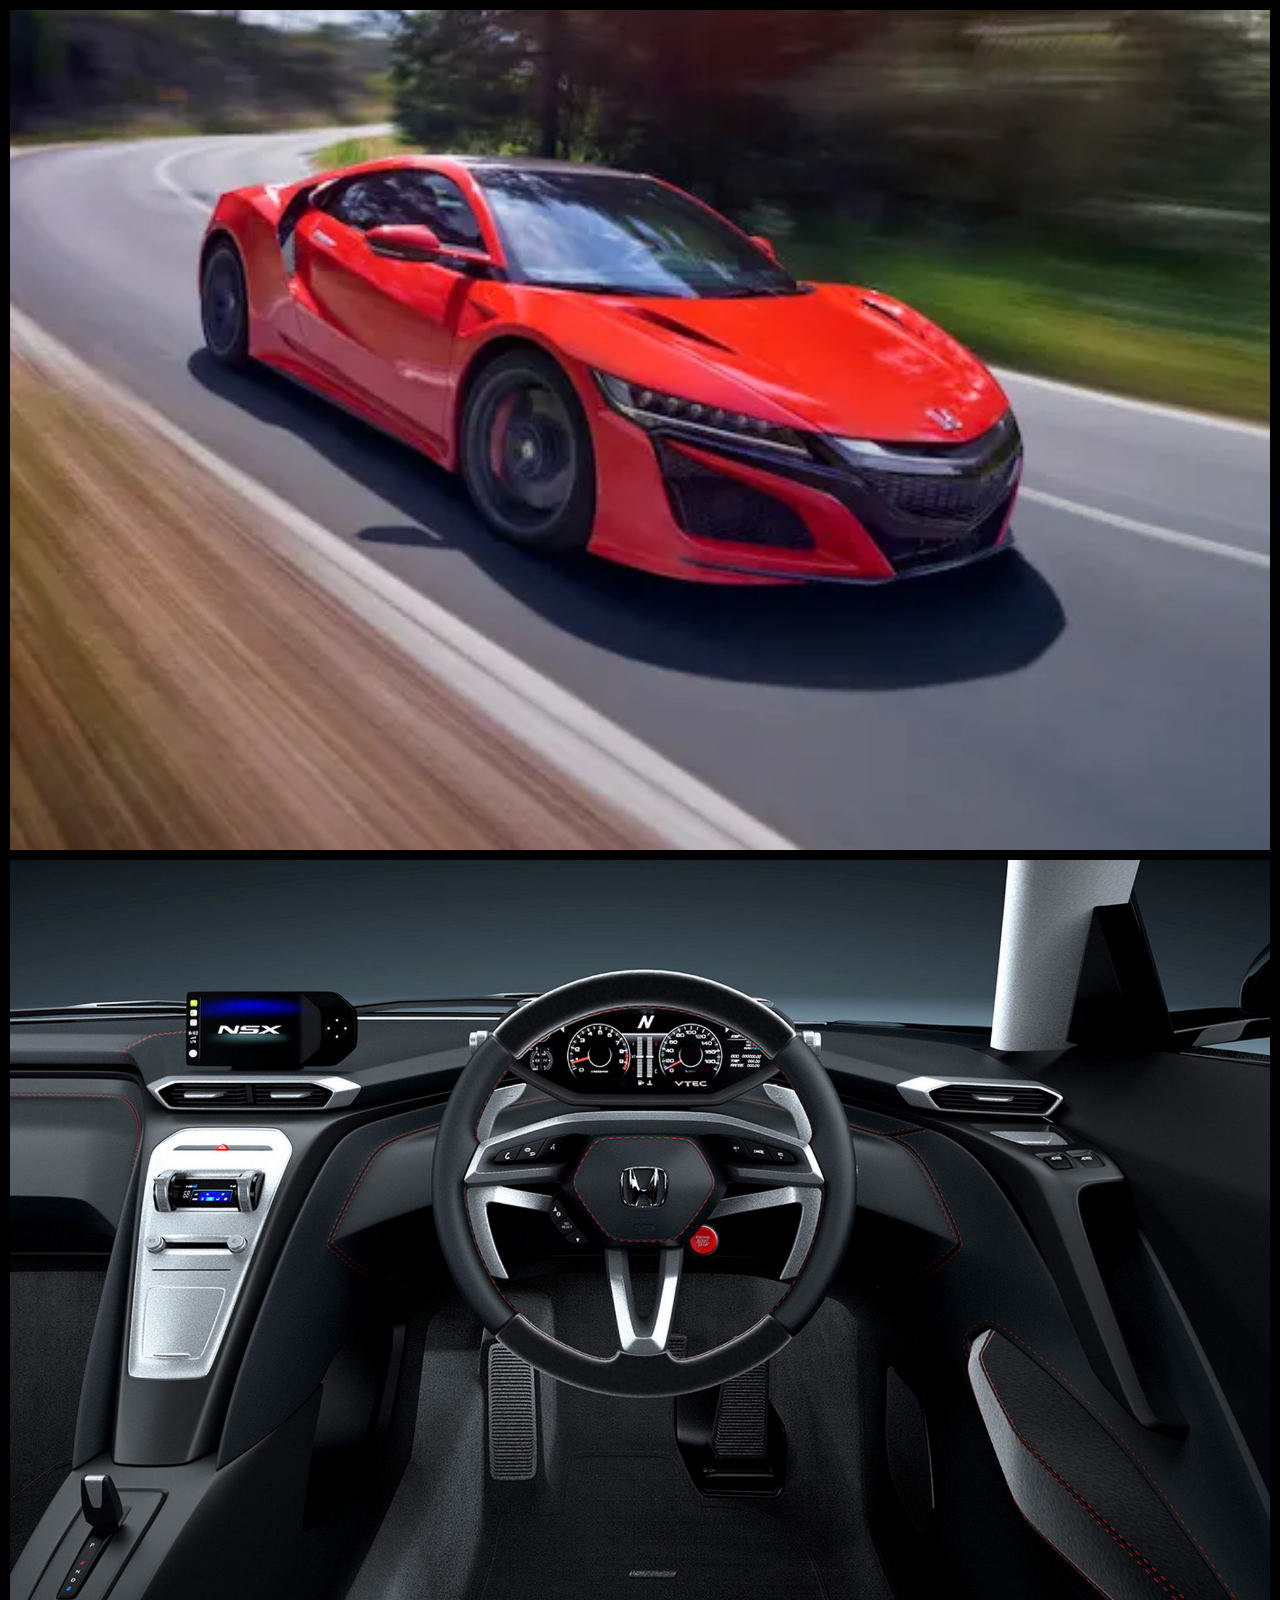
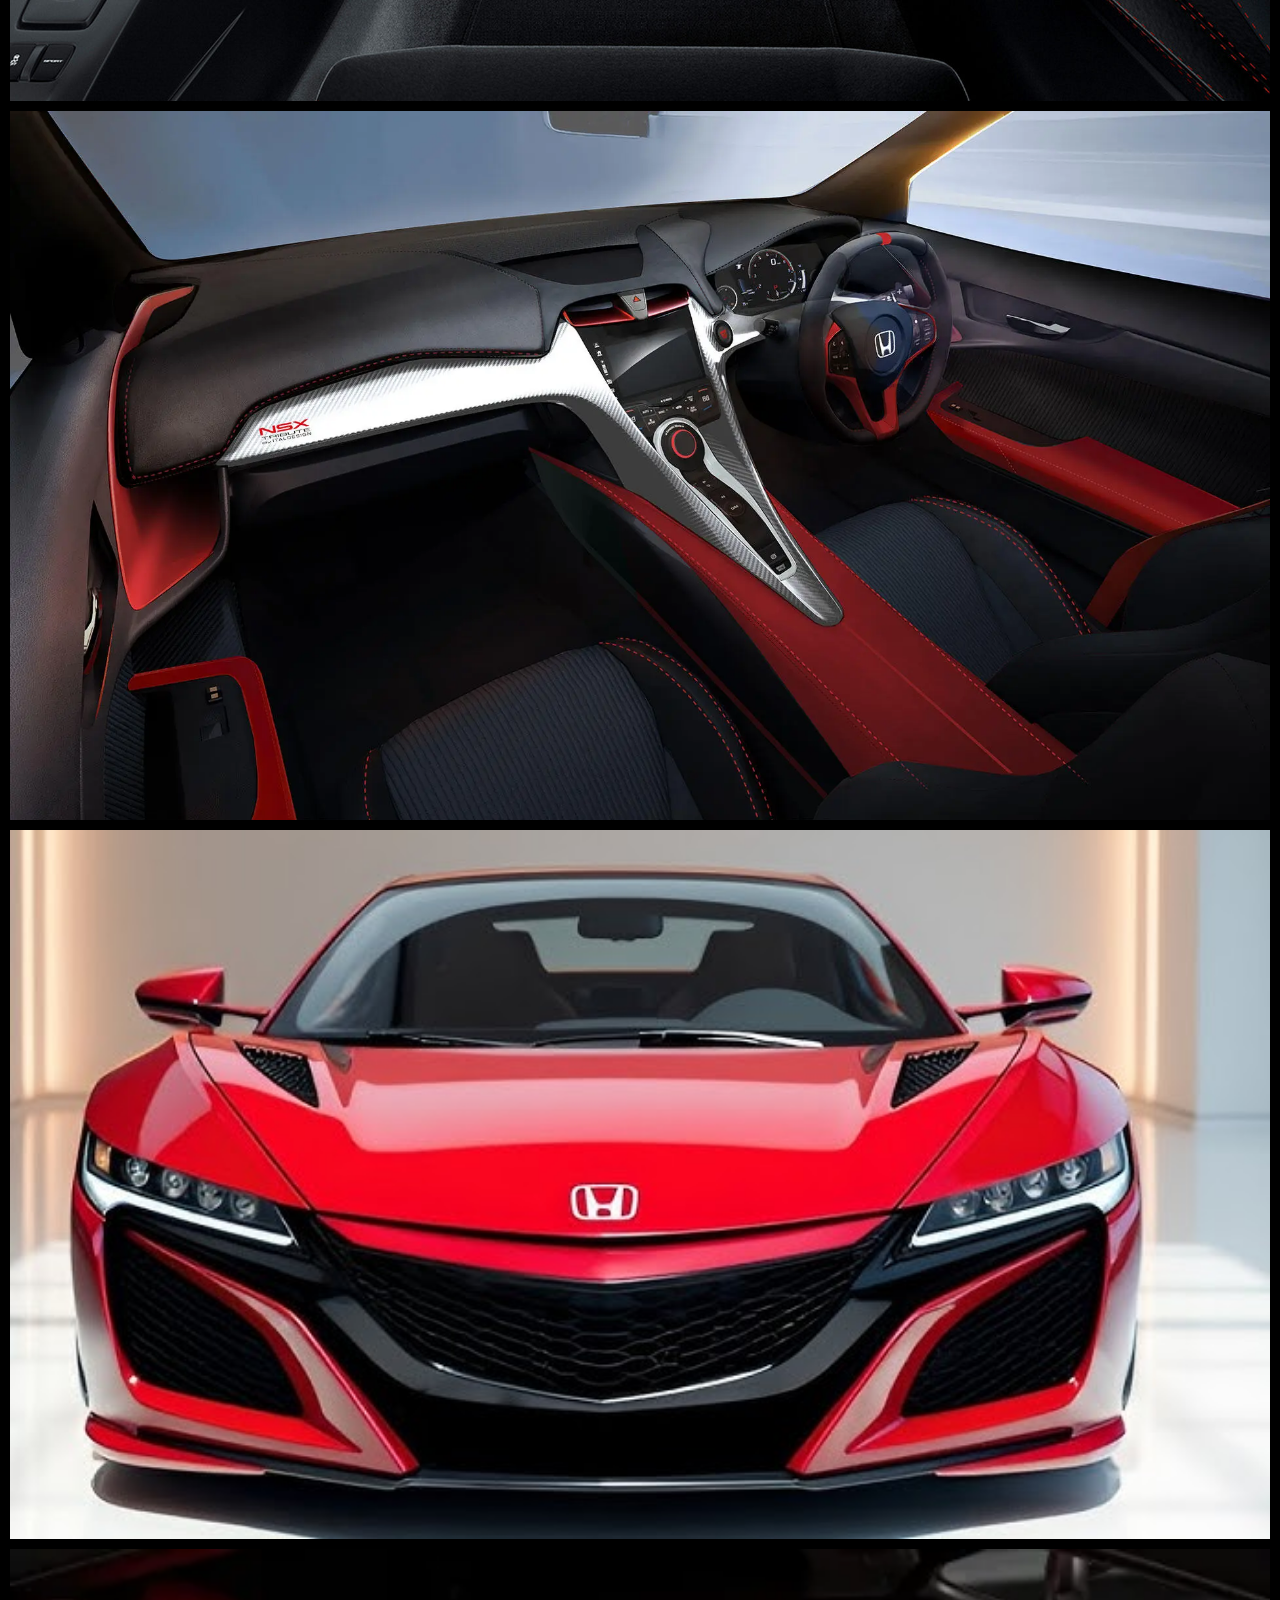
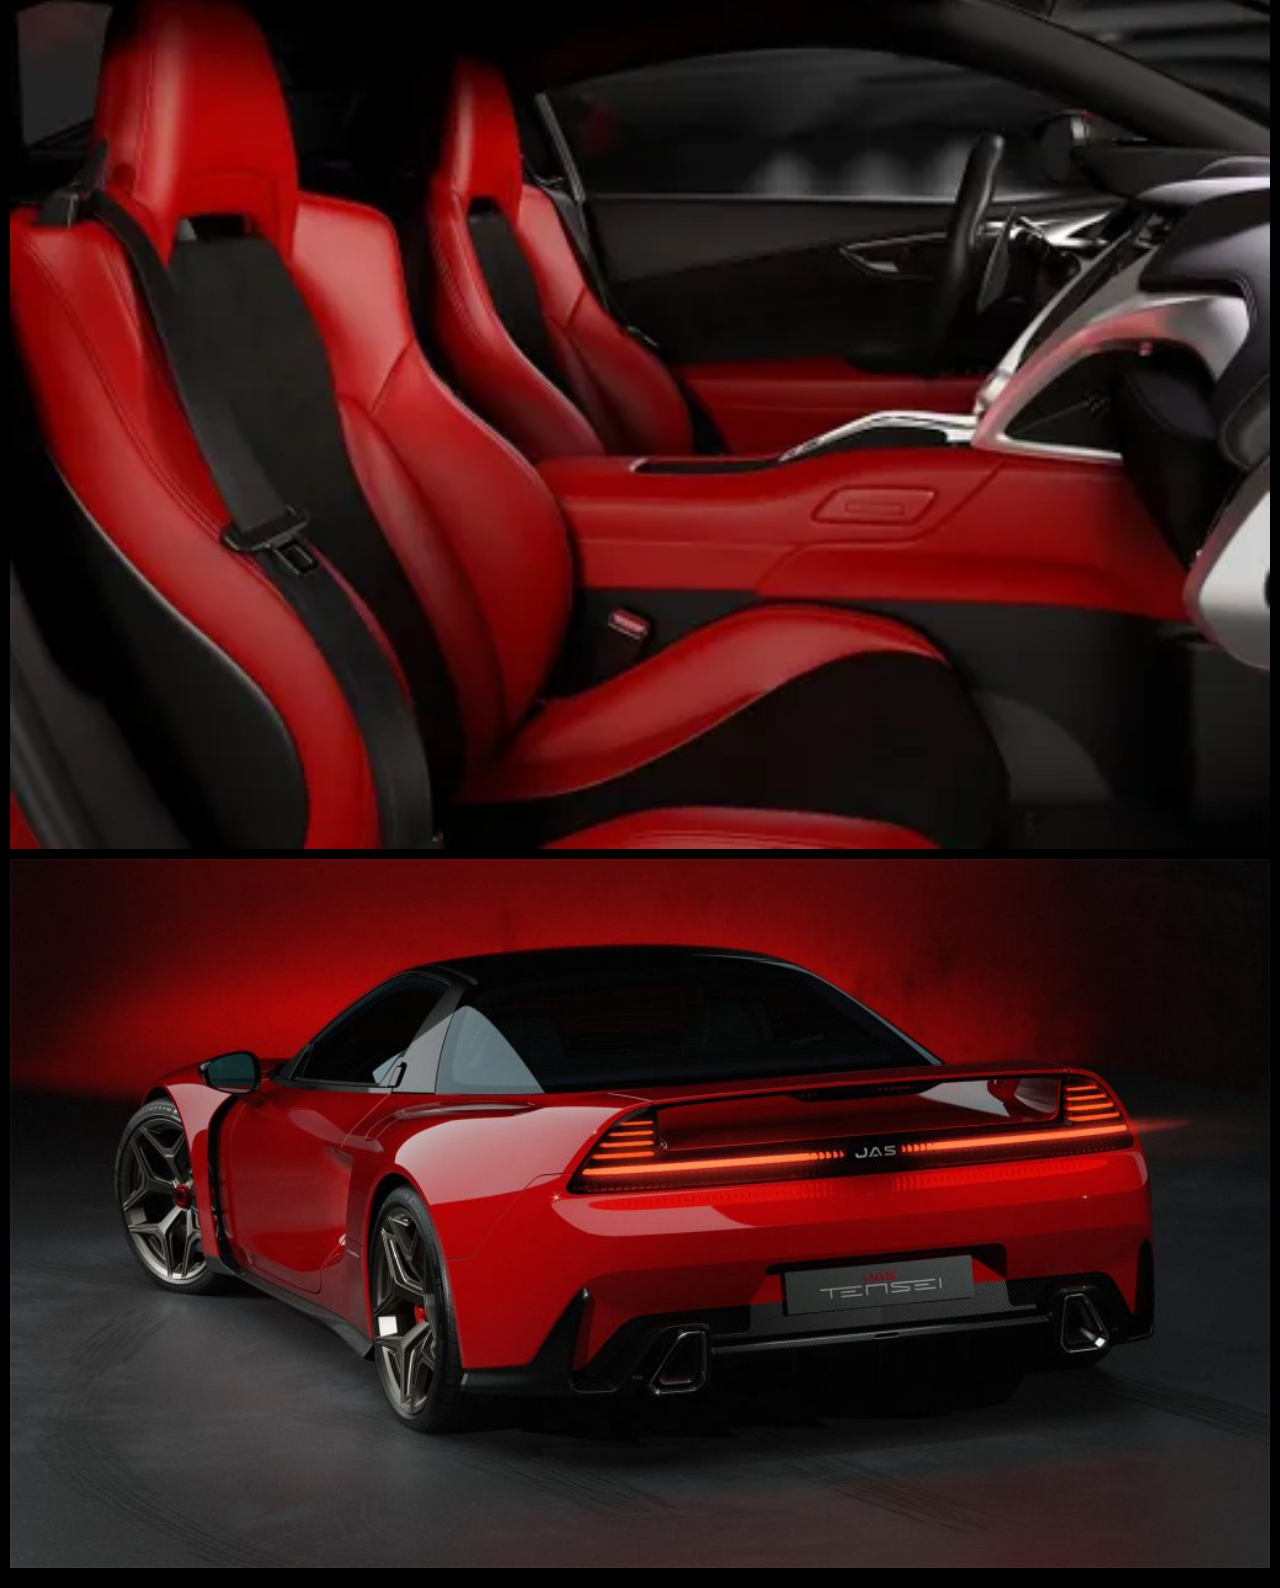
<file: index-nsk.html>
<!DOCTYPE html>
<html lang="en">

<head>
    <meta charset="UTF-8">
    <meta name="viewport" content="width=device-width, initial-scale=1.0">
    <link rel="stylesheet" href="honda-n/nsx.css">
    <title>Document</title>
</head>

<body>
    <img src="honda-n/463b656e8096ac2a47ce35cd1a4d8628.png" alt="Honda NSX">
    <img src="honda-n/Honda-NSX-1.jpg" alt="Honda NSX">
    <img src="honda-n/HondaNsxInterior_PressRender_interior-03.png" alt="NSX Interior">
    <img src="honda-n/hq720.jpg" alt="NSX">
    <img src="honda-n/webp_mobile_listing_main_2018_Acura_NSX__6_.png" alt="Acura NSX">
    <img src="honda-n/ywhfrcn6-Artboard-2-1024x576.jpg" alt="NSX Design">
</body>

</html>
</file>
<file: contrat/contract.css>
*,
*::before,
*::after {
    box-sizing: border-box;
}

.header-img {
    width: 37%;
    max-width: 220px;
}
.-test{
    padding: 6px 12px;
    background-color: rgb(30 16 16);
    text-align: center;
    position: sticky;
    top: 0;
    z-index: 1000;
    box-shadow: 0 2px 10px rgba(0, 0, 0, 0.2);
    width: 100%;
    margin: 0;
    border-radius: 0;
        background: linear-gradient(315deg, #414141, #111);
        border-radius: 0px 0px 20px 20px;
            box-shadow: 2px 2px 9px 0px rgba(216, 209, 209, 0.659);
            min-height: 100px;
}
body {
    margin: 0;
    background-image: url(d96h0z0-4510e71b-db39-44e6-b9f0-db2d41078f9c.jpg);
    background-repeat: no-repeat;
    background-size: cover;
    background-position: center;
    background-attachment: fixed;
    min-height: 100vh;
    overflow-x: hidden;
    line-height: 1.6;
    display: flex;
    flex-direction: column;
}
.tit{
    font-size: large;
    font-family: 'Franklin Gothic Medium', 'Arial Narrow', Arial, sans-serif;
    color: white;
    padding-left: 2%;
}
.p1{
    color:white;
    padding-left: 2%;
    font-family: 'Segoe UI', Tahoma, Geneva, Verdana, sans-serif;
}

.contact-layout {
    width: min(1200px, calc(100% - 48px));
    margin: 0 auto 48px;
    display: flex;
    align-items: flex-start;
    justify-content: space-between;
    gap: clamp(32px, 4vw, 64px);
}

.contact-form-panel {
    flex: 1 1 560px;
    min-width: 0;
}

.contact-card-panel {
    flex: 0 1 420px;
    display: flex;
    justify-content: flex-end;
}

.promo-card {
    position: relative;
    width: min(100%, 420px);
    min-height: 400px;
    background-color: rgb(0, 0, 0);
    display: flex;
    flex-direction: column;
    justify-content: flex-start;
    padding: 24px 26px;
    gap: 12px;
    border-radius: 16px;
    cursor: pointer;
    color: #ffffff;
    margin: 0;
    box-shadow: 0 10px 35px rgba(0, 0, 0, 0.22);
}
.p30{
    text-align: center;
    margin: 0 0 22px;
    font-size: 30px;
    font-weight: 700;
}
.form-1{
  display: flex;
    justify-content: center;
    position: relative;
    top: 0;
    padding: 0;
}
.promo-card::before {
    content: '';
    position: absolute;
    inset: 0;
    left: -5px;
    margin: auto;
    width: 200px;
    height: 26px;
    border-radius: 10px;
    background: linear-gradient(-45deg, #e81cff 0%, #40c9ff 100%);
    z-index: -10;
    pointer-events: none;
    transition: all 0.6s cubic-bezier(0.175, 0.885, 0.32, 1.275);
}

.promo-card::after {
    content: "";
    z-index: -1;
    position: absolute;
    inset: 0;
    background: linear-gradient(-45deg, #fc00ff 0%, #00dbde 100%);
    transform: translate3d(0, 0, 0) scale(0.95);
    filter: blur(20px);
}

.promo-card-heading {
    font-size: 28px;
    text-transform: capitalize;
    font-weight: 700;
    margin: 0 0 14px;
}

.customer-box {
    display: flex;
    flex-direction: column;
    gap: 14px;
   backface-visibility: hidden;
}

.customer-text {
    margin: 0;
    font-size: 18px;
    line-height: 1.6;
}

.customer-contact-row {
    display: flex;
    align-items: center;
    justify-content: space-between;
    gap: 18px;
    margin-top: 8px;
}

.cont {
    display: flex;
    justify-content: center;
    perspective: 1000px;
}

.box {
    position: relative;
    width: 120px;
    height: 120px;
    flex-shrink: 0;
    transform-style: preserve-3d;
    cursor: pointer;
    transform-origin: center center;
    animation: box 4s ease-in-out infinite;
}

.box .face {
    position: absolute;
    inset: 0;
    display: flex;
    justify-content: center;
    align-items: center;
    backface-visibility: hidden;
    -webkit-backface-visibility: hidden;
    border-radius: 12px;
    background: conic-gradient(from 10deg,#ff6b6b, #4ecdc4, #45b7d1, #96ceb4, #feca57, #ff9ff3, #ff6b6b);
    padding: 6px;
    box-shadow: 0 6px 16px rgba(0, 0, 0, 0.24);
    overflow: hidden;
}

.box:hover {
    animation-play-state: paused;
}

.box .back {
    transform: rotateY(180deg);
}

.promo-card .customer-number {
    display: flex;
    margin: 0;
    font-size: 72px !important;
    font-weight: 800;
    line-height: 1.05;
    color: white;
}

.customer-qr {
    width: 100%;
    height: 100%;
    object-fit: cover;
    display: block;
}
.customer-qr:hover {
    transform: none;
    box-shadow: none;
}
.customer-ins{
    width: 100%;
    height: 100%;
    /* object-fit: cover; */
    display: block;
}
.promo-card:hover::after {
    filter: blur(30px);
}

.promo-card:hover::before {
    transform: rotate(-90deg) scaleX(1.34) scaleY(1.77);
}

form {
    display: grid;
    grid-template-columns: 1fr;
    row-gap: 18px;
    width: min(100%, 560px);
    padding-left: 0;

}
.description-field,
.booooo {
    grid-column: auto;
}
.text-input {
    flex: 1;
    color: white;
    width: 100%;
     max-width: 100%;
  padding: 8px;
  font-size: 1rem;
  border: 1.5px solid #ffffff;
  border-radius: 0.5rem;
      box-shadow: 4px -7px 0 #f9f6f6;
  outline: none;
  transition: ease 0.25s;
}
.text-input:hover{
  box-shadow: 0 4px 8px rgb(222, 6, 6);
}
.Name-b{
    border-radius: 6px;
}
.text-input-1{
    color: white;
    width: 100%;
     max-width: 100%;
  padding: 8px;
  font-size: 1rem;
  border: 1.5px solid #ffffff;
  border-radius: 0.5rem;
      box-shadow: 4px -7px 0 #f9f6f6;
  outline: none;
  transition: ease 0.25s;
}
.text-input-1:hover{
  box-shadow: 0 4px 8px rgb(222, 6, 6);
}
.email-b{
    border-radius: 6px;
}
.text-input-2{
    color: white;
    max-width: 190px;
    padding: 8px;
}
.phone-b{
    border-radius: 6px;
}
.input {
  color: #fff;
  font-size: 0.9rem;
  background-color: transparent;
  width: 100%;
  box-sizing: border-box;
  padding-inline: 0.5em;
  padding-block: 0.7em;
  border: none;
  /* خاص بحجم اللون -خاص بلون البوردر والاتنين متخزنين */
  border-bottom: var(--border-height) solid var(--border-before-color);
  box-shadow: 0 2px 4px rgba(0, 0, 0, 0.1);
}
.input-border {
  position: absolute;
  background: var(--border-after-color);
  width: 0%;
  height: 2px;
  bottom: 0;
  left: 0;
  transition: width 0.3s cubic-bezier(0.6, -0.28, 0.735, 0.045);
}
.input:focus {
  outline: none;
}

.input:focus + .input-border {
  width: 100%;
}

.form-control {
  position: relative;
  --width-of-input: 300px;
  width: 100%;
  min-width: 0;
}

.input-alt {
  font-size: 1.2rem;
      flex: 1;
    color: white;
    width: 100%;
    max-width: 100%;
    padding: 8px;
    font-size: 1rem;
    border: 1.5px solid #ffffff;
    border-radius: 0.5rem;
        outline: none;
    transition: ease 0.25s;
        box-shadow: 4px -7px 0 #f9f6f6;
    margin-top: 7px;
}
.input-alt-2 {
  font-size: 1.2rem;
      flex: 1;
    color: white;
    width: 100%;
    max-width: 100%;
    padding: 8px;
    font-size: 1rem;
    border: 1.5px solid #ffffff;
    border-radius: 0.5rem;
        outline: none;
    transition: ease 0.25s;
        box-shadow: 4px -7px 0 #f9f6f6;
    margin-top: 7px;
        background-color: #000000c2;
}

.input-border-alt {
  height: 3px;
  /* background: linear-gradient(90deg, #FF6464 0%, #FFBF59 50%, #47C9FF 100%); */
  transition: width 0.4s cubic-bezier(0.42, 0, 0.58, 1.00);
}
.input-border-alt-2 {
  height: 3px;
  /* background: linear-gradient(90deg, #FF6464 0%, #FFBF59 50%, #47C9FF 100%); */
  transition: width 0.4s cubic-bezier(0.42, 0, 0.58, 1.00);
}
.input-alt:hover{
  box-shadow: 0 4px 8px rgb(222, 6, 6);

}
.input-alt-2:hover{
  box-shadow: 0 4px 8px rgb(222, 6, 6);

}
.input-alt:focus + .input-border-alt {
  width: 100%;
}
.input-alt-2:focus + .input-border-alt {
  width: 100%;
}
.num-1{
    color: white;
}
.num-2{
    color: white;
}
.input-des {
  width: 100%;
  max-width: 100%;
  border: none;
  outline: none;
  background: none;
  font-size: 18px;
  color: #fff;
  padding: 32px 20px 32px 28px;
  background-image: linear-gradient(to right, rgba(0, 0, 0, 0.8), rgba(0, 0, 0, 0)),
    linear-gradient(to bottom, rgba(0, 0, 0, 0.8), rgba(0, 0, 0, 0));
  background-position: bottom right, bottom right;
  background-size: 100% 100%, 100% 100%;
  background-repeat: no-repeat;
    box-shadow: 4px -7px 0 white;
  transform: perspective(70px) rotateX(1deg) rotateY(0deg);
  border-radius: 10px;
          box-shadow: 4px -7px 0 #f9f6f6;

}
.input-des:hover{
      box-shadow: 0 4px 8px rgb(222, 6, 6);

}

.input-des::before {
  background-image: linear-gradient(to right, rgba(0, 0, 0, 0.8), rgba(0, 0, 0, 0)),
    linear-gradient(to bottom, rgba(0, 0, 0, 0.8), rgba(0, 0, 0, 0));
  background-position: bottom right, bottom right;
  background-size: 100% 100%, 100% 100%;
  background-repeat: no-repeat;
  z-index: -1;
  border-radius: 15px;
  transition: all .1s ease-in-out 0s;
}

.input-des:focus {
  border: 2px solid #c3c6ce;
}

.input-des::placeholder {
  color: #fff;
  transition: all 0.3s ease;
}

.input-des:focus::placeholder {
  color: #999;
}

.booooo {
  margin-top: 8px;
}
.gradient-button{
    position: relative;
    padding: 16px 32px;
    font-size: 20px;
    font-weight: bold;
    color: white;
    background: transparent;
    border: none;
    cursor: pointer;
    border-radius: 100px;
    overflow: hidden;
    transition: 0.2s ease;
    z-index: 0;
    isolation: isolate;
}

.gradient-button {
    min-width: 180px;

}

     .gradient-button:hover{
        transform: scale(1.3) rotate(-180deg) translate(-7px) ;
              box-shadow: 0 4px 8px rgb(222, 6, 6);

     }
     .gradient-button::before{
        content: '';
        position: absolute;
        inset: 0;
        border-radius: inherit;
        background: repeating-linear-gradient(
            90deg,
            #ff6b6b 0 40px,
            #4ecdc4 40px 80px,
            #45b7d1 80px 120px,
            #96ceb4 120px 160px,
            #feca57 160px 200px,
            #ff9ff3 200px 240px
        );
        z-index: -2;
        animation: submit-gradient-flow 2.8s linear infinite;
     }
     .gradient-button:hover::before{
          animation-duration: 1.4s;
     }
     .gradient-button::after{
        content: '';
        position: absolute;
        inset: 3px;
        background: black;
        border-radius: 47px;
        z-index: -1;
     }
     .gradient-text{
        color: transparent;
        background: repeating-linear-gradient(
            90deg,
            #ff6b6b 0 40px,
            #4ecdc4 40px 80px,
            #45b7d1 80px 120px,
            #96ceb4 120px 160px,
            #feca57 160px 200px,
            #ff9ff3 200px 240px
        );
        background-clip: text;
        -webkit-background-clip: text;
        -webkit-text-fill-color: transparent;
        animation: submit-gradient-flow 2.8s linear infinite;
     }
footer{
  background-color: white;
}

hr {
    border: none;
    height: 1px;
    background-color: rgba(255, 255, 255, 0.6);
    margin: 20px 0 0;
}

.footer-links {
    background-color: #fff;
    min-height: 180px;
    width: 100%;
    margin-top: auto;
    display: flex;
    flex-direction: column;
    align-items: center;
    justify-content: center;
    gap: 28px;
    padding: 28px 20px 36px;
    box-sizing: border-box;
}

.footer-socials {
    display: flex;
    align-items: center;
    justify-content: center;
    gap: 14px;
    flex-wrap: wrap;
}

.social-link {
    width: 42px;
    height: 42px;
    border-radius: 50%;
    background-color: #202020;
    color: #fff;
    text-decoration: none;
    display: inline-flex;
    align-items: center;
    justify-content: center;
    font-size: 15px;
    font-weight: 700;
    font-family: Arial, Helvetica, sans-serif;
    transition: transform 0.2s ease, background-color 0.2s ease;
}
.social-link-instagram {
    width: 42px;
    height: 38px;
    border-radius: 50%;
    background-color: #202020;
    color: #fff;
    text-decoration: none;
    display: inline-flex;
    align-items: center;
    justify-content: center;
    font-size: 15px;
    font-weight: 700;
    font-family: Arial, Helvetica, sans-serif;
    transition: transform 0.2s ease, background-color 0.2s ease;
}
.social-link-instagram:hover {
    /* transform: translateY(-7px); */
    transform:scale(1,1) translateY(-7px) rotate(180deg) ;
    transition: 3ms;
    background-color: #000000;
                  box-shadow: 0 4px 8px rgb(0, 0, 0);

}
.social-link-facebook {
    width: 42px;
    height: 42px;
    border-radius: 70%;
    /* background-color: #000000e1; */
    color: #fff;
    text-decoration: none;
    display: inline-flex;
    align-items: center;
    justify-content: center;
    font-size: 15px;
    font-weight: 700;
    font-family: Arial, Helvetica, sans-serif;
    transition: transform 0.2s ease, background-color 0.2s ease;
    overflow: hidden;
}
.social-link-facebook:hover {
    /* transform: translateY(-7px); */
    background-color: #000000;
                  box-shadow: 0 4px 8px rgb(0, 0, 0);
                  background: conic-gradient(
    from 0deg,
    #ff0000,
    #00ff00,
    #0000ff,
    #ff0000
  );
  transform: scale(1,1) translateY(-7px) rotate(360deg) ;
    transition: 3ms;
}
.social-link-youtube {
    width: 42px;
    height: 30px;
    border-radius: 50%;
    color: #fff;
    text-decoration: none;
    display: inline-flex;
    align-items: center;
    justify-content: center;
    font-size: 15px;
    font-weight: 700;
    font-family: Arial, Helvetica, sans-serif;
    transition: transform 0.2s ease, background-color 0.2s ease;
}
.social-link-youtube:hover {
    /* transform: translateY(-7px); */
    transform: scale(1.1) translateY(-7px) rotate(360deg) ;
    background-color: #000000;
                  box-shadow: 0 4px 8px rgb(0, 0, 0);

}
.social-link-linkedin {
    width: 40px;
    height: 32px;
    border-radius: 50%;
    color: #fff;
    text-decoration: none;
    display: inline-flex;
    align-items: center;
    justify-content: center;
    font-size: 15px;
    font-weight: 700;
    font-family: Arial, Helvetica, sans-serif;
    transition: transform 0.2s ease, background-color 0.2s ease;
}
.social-link-linkedin:hover {
    /* transform: translateY(-7px); */
    transform: scale(1.1) translateY(-7px) rotate(180deg) ;
    opacity: 1.8;
    background-color: #000000;
                  box-shadow: 0 4px 8px rgb(0, 0, 0);
                                          .st0 {
                            fill: #00000080;
                        }

}
.social-link-tiktok {
    width: 42px;
    height: 42px;
    border-radius: 50%;
    background-color: #000000e1;
    color: #fff;
    text-decoration: none;
    display: inline-flex;
    align-items: center;
    justify-content: center;
    font-size: 15px;
    font-weight: 700;
    font-family: Arial, Helvetica, sans-serif;
    transition: transform 0.2s ease, background-color 0.2s ease;
}
.social-link-tiktok:hover {
    /* transform: translateY(-7px); */
    transform:scale(1.1) translateY(-7px) rotate(180deg) ;
    /* background-color: #c22828; */
                  box-shadow: 0 4px 8px rgb(0, 0, 0);

}
.social-link-pinterest {
    width: 42px;
    height: 42px;
    border-radius: 70%;
    /* background-color: #000000e1; */
    color: #fff;
    text-decoration: none;
    display: inline-flex;
    align-items: center;
    justify-content: center;
    font-size: 15px;
    font-weight: 700;
    font-family: Arial, Helvetica, sans-serif;
    transition: transform 0.2s ease, background-color 0.2s ease;
    overflow: hidden;
}
.social-link-pinterest:hover {
    transform: translateY(-7px);
    background-color: #c22828;
                  box-shadow: 0 4px 8px rgb(0, 0, 0);

}
.social-link-twitter {
    width: 42px;
    height: 42px;
    border-radius: 70%;
    background-color: #0000002d;
    color: #fff;
    text-decoration: none;
    display: inline-flex;
    align-items: center;
    justify-content: center;
    font-size: 15px;
    font-weight: 700;
    font-family: Arial, Helvetica, sans-serif;
    transition: transform 0.2s ease, background-color 0.2s ease;
    overflow: hidden;
}
.social-link-twitter:hover {
    transform: scale(1.1) translateY(-7px) rotate(180deg) ;
    /* transform: translateY(-7px); */
    background-color: #c22828;
                  box-shadow: 0 4px 8px rgb(0, 0, 0);

}
.social-link-snapchat {
    width: 42px;
    height: 42px;
    border-radius: 70%;
    /* background-color: #0000002d; */
    color: #fff;
    text-decoration: none;
    display: inline-flex;
    align-items: center;
    justify-content: center;
    font-size: 15px;
    font-weight: 700;
    font-family: Arial, Helvetica, sans-serif;
    transition: transform 0.2s ease, background-color 0.2s ease;
    /* overflow: hidden; */
}
.social-link-snapchat:hover {
    transform: translateY(-7px);
    background-color: #000000;
                  box-shadow: 0 4px 8px rgb(0, 0, 0);
                  /* background: conic-gradient(
    from 0deg,
    #ff0000,
    #00ff00,
    #0000ff,
    #ff0000
  ); */

}
.social-icon {
    width: 20px;
    height: 20px;
    stroke: currentColor;
    stroke-width: 1.8;
    fill: none;
    stroke-linecap: round;
    stroke-linejoin: round;
}

.social-icon-fill {
    fill: currentColor;
    stroke: none;
}

.social-link:hover {
    transform: translateY(-2px);
    background-color: #d60000;
                  box-shadow: 0 4px 8px rgb(0, 0, 0);

}

.footer-copy {
    margin: 0;
    color: #4d5b72;
    font-size: 15px;
    text-align: center;
    font-family: 'Segoe UI', Tahoma, Geneva, Verdana, sans-serif;
}
@keyframes submit-gradient-flow {
    from {
        background-position: 0 0;
    }
    to {
        background-position: 240px 0;
    }
}
@keyframes box {
    0%,
    35% {
        transform: scale(1) rotateY(0deg);
    }
    45% {
        transform: scale(1.12) rotateY(-90deg);
    }
    50%,
    85% {
        transform: scale(1) rotateY(-180deg);
    }
    95% {
        transform: scale(1.12) rotateY(-270deg);
    }
    100% {
        transform: scale(1) rotateY(-360deg);
    }
}
@media (max-width: 500px) {
    .contact-layout {
        width: calc(100% - 24px);
        margin-bottom: 32px;
    }

    .-test {
        width: 50%;
        min-height: 88px;
        padding: 10px 12px;
    }

    .header-img {
        width: 140px;
    }

    .tit,
    .p1 {
        padding-inline: 16px;
    }

    .promo-card {
        width: 100%;
        min-height: auto;
        padding: 20px 16px;
    }

    .promo-card .customer-number {
        font-size: 42px !important;
    }

    .customer-text {
        font-size: 16px;
    }

    .customer-contact-row {
        flex-direction: column;
        align-items: flex-start;
    }

    .box {
        width: 96px;
        height: 96px;
    }

    .customer-qr {
        width: 100%;
        height: 100%;
    }

    .customer-ins {
        width: 100%;
        height: 100%;
    }

    .form-1 {
        top: 0;
        padding: 0 0 24px;
    }

    form {
        grid-template-columns: 1fr;
        width: 100%;
        row-gap: 16px;
    }

    .description-field,
    .booooo {
        grid-column: auto;
    }

    .text-input,
    .text-input-1,
    .form-control,
    .input-alt,
    .input-alt-2,
    .input-des {
        max-width: 100%;
    }

    .gradient-button {
        width: 100%;
        min-width: 0;
    }
}

/* Medium devices (tablets, 768px and down) */
@media (max-width: 768px) {
    .contact-layout {
        width: min(100% - 32px, 620px);
        flex-direction: column-reverse;
        align-items: stretch;
        gap: 24px;
    }

    .contact-card-panel,
    .contact-form-panel {
        flex: 1 1 auto;
        width: 100%;
    }

    .-test {
        width: 100%;
        min-height: 92px;
    }

    .header-img {
        width: 170px;
    }

    .promo-card {
        width: 100%;
        min-height: auto;
    }

    .promo-card .customer-number {
        font-size: 56px !important;
    }

    .customer-contact-row {
        flex-wrap: wrap;
    }

    .form-1 {
        top: 0;
        padding-inline: 0;
    }

    form {
        grid-template-columns: 1fr;
        width: 100%;
    }

    .description-field,
    .booooo {
        grid-column: auto;
    }

    .text-input,
    .text-input-1,
    .form-control,
    .input-alt,
    .input-alt-2,
    .input-des {
        max-width: 100%;
    }
}

/* Large devices (desktops, 992px and down) */
@media (max-width: 992px) {
    .-test {
        width: 100%;
        min-height: 100px;
    }

    .promo-card {
        width: min(100%, 400px);
    }

    form {
        width: min(100%, 500px);
    }
}

/* X-Large devices (1200px and up) */
@media (min-width: 1200px) {
    .-test {
        width: 100%;
        height: 100px;
    }
}

/* XX-Large devices (1400px and up) */
@media (min-width: 1400px) {
    .-test {
        width: 100%;
        height: 100px;
    }
}
</file>
<file: cb750/cb750.css>
body{
    background-color: black;
    padding: 10px;
}
img {
    width: 100%;
    height: auto;
    display: block;
    max-width: 1510px;
    margin: 0 auto 10px;
}

@media (max-width: 768px) {
    img {
        max-width: 100%;
    }
}

@media (max-width: 480px) {
    img {
        margin: 0 auto 5px;
    }
}
</file>
<file: civic cr/CIVI.css>
* {
    box-sizing: border-box;
    margin: 0;
    padding: 0;
}

body {
    background-color: rgb(0, 0, 0);
    padding: 10px;
}

img {
    width: 100%;
    height: auto;
    display: block;
    max-width: 1510px;
    margin: 0 auto 10px;
}

@media (max-width: 768px) {
    img {
        max-width: 100%;
    }
}

@media (max-width: 480px) {
    img {
        margin: 0 auto 5px;
    }
}
</file>
<file: honda-cr/honda-cr.css>
* {
    box-sizing: border-box;
    margin: 0;
    padding: 0;
}

body {
    background-color: black;
    padding: 10px;
}

img {
    width: 100%;
    height: auto;
    display: block;
    max-width: 1500px;
    margin: 0 auto 10px;
}

@media (max-width: 768px) {
    img {
        max-width: 100%;
    }
}

@media (max-width: 480px) {
    img {
        margin: 0 auto 5px;
    }
}
</file>
<file: honda 1000rrr/honda-1000rrr.css>
body{
    background-color: black;
    padding: 10px;
}
img{
    width: 100%;
    height: auto;
    display: block;
    max-width: 1510px;
    margin: 0 auto 10px;
}


@media (max-width: 768px) {
    img {
        max-width: 100%;
    }
}

@media (max-width: 480px) {
    img {
        margin: 0 auto 5px;
    }
}
</file>
<file: CB 1000 HORNET/CB-1000.css>
body{
    background-color: black;
}
img{
    width: 100%;
    height: auto;
    display: block;
    max-width: 1510px;
    margin: 0 auto 10px;
}


@media (max-width: 768px) {
    img {
        max-width: 100%;
    }
}

@media (max-width: 480px) {
    img {
        margin: 0 auto 5px;
    }
}
</file>
<file: honda-cbr-1000-rr/honda-cbr-1000-rr.css>
body{
    background-color: black;
}
img {
    width: 100%;
    height: auto;
    display: block;
    max-width: 1500px;
    margin: 0 auto 10px;
}

@media (max-width: 768px) {
    img {
        max-width: 100%;
    }
}

@media (max-width: 480px) {
    img {
        margin: 0 auto 5px;
    }
}
</file>
<file: honda-n/nsx.css>
* {
    box-sizing: border-box;
    margin: 0;
    padding: 0;
}

body {
    background-color: black;
    padding: 10px;
}

img {
    width: 100%;
    height: auto;
    display: block;
    max-width: 1500px;
    margin: 0 auto 10px;
}

@media (max-width: 768px) {
    img {
        max-width: 100%;
    }
}

@media (max-width: 480px) {
    img {
        margin: 0 auto 5px;
    }
}
</file>
